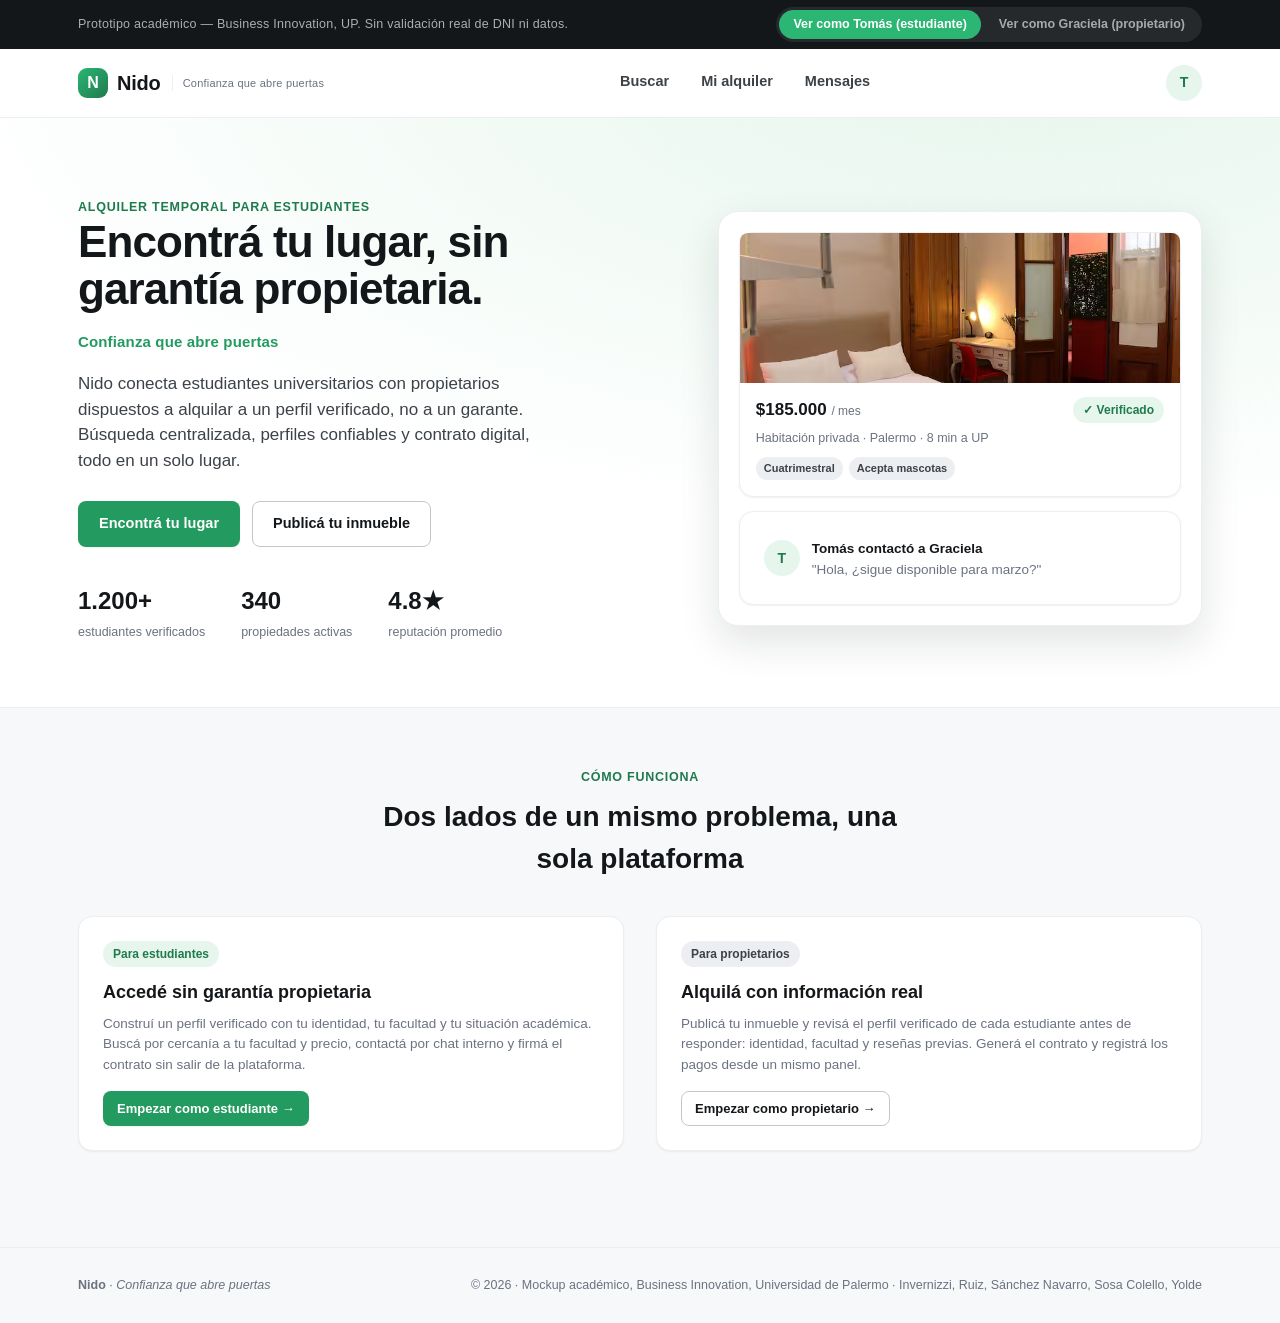
<file: index.html>
<!DOCTYPE html>
<html lang="es">
<head>
<meta charset="UTF-8">
<meta name="viewport" content="width=device-width, initial-scale=1.0">
<title>Nido — Encontrá tu lugar</title>
<link rel="stylesheet" href="css/styles.css">
</head>
<body data-page="landing">

<div id="demo-bar"></div>
<div id="site-header"></div>

<section class="hero">
  <div class="wrap">
    <div>
      <span class="eyebrow">Alquiler temporal para estudiantes</span>
      <h1>Encontrá tu lugar, sin garantía propietaria.</h1>
      <p class="tagline-hero">Confianza que abre puertas</p>
      <p class="lead">Nido conecta estudiantes universitarios con propietarios dispuestos a alquilar a un perfil verificado, no a un garante. Búsqueda centralizada, perfiles confiables y contrato digital, todo en un solo lugar.</p>
      <div class="cta-row">
        <a href="registro.html?rol=estudiante" class="btn btn-primary">Encontrá tu lugar</a>
        <a href="registro.html?rol=propietario" class="btn btn-secondary">Publicá tu inmueble</a>
      </div>
      <div class="stat-row">
        <div class="stat"><strong>1.200+</strong><span>estudiantes verificados</span></div>
        <div class="stat"><strong>340</strong><span>propiedades activas</span></div>
        <div class="stat"><strong>4.8★</strong><span>reputación promedio</span></div>
      </div>
    </div>
    <div class="hero-visual">
      <div class="card" style="margin-bottom:14px;">
        <div class="listing-card">
          <div class="thumb" data-img="assets/properties/palermo-habitacion.jpg">🏠</div>
          <div class="body">
            <div class="flex-between">
              <div class="price">$185.000 <span>/ mes</span></div>
              <span class="badge badge-verified">✓ Verificado</span>
            </div>
            <div class="meta">Habitación privada · Palermo · 8 min a UP</div>
            <div class="tags"><span class="tag">Cuatrimestral</span><span class="tag">Acepta mascotas</span></div>
          </div>
        </div>
      </div>
      <div class="card card-pad flex gap-12" style="align-items:center;">
        <div class="avatar">T</div>
        <div>
          <strong style="font-size:13.5px;">Tomás contactó a Graciela</strong>
          <div class="muted text-sm">"Hola, ¿sigue disponible para marzo?"</div>
        </div>
      </div>
    </div>
  </div>
</section>

<section class="section">
  <div class="wrap">
    <div class="text-center" style="max-width:560px;margin:0 auto 36px;">
      <span class="eyebrow">Cómo funciona</span>
      <h2 style="font-size:28px;margin-top:8px;">Dos lados de un mismo problema, una sola plataforma</h2>
    </div>
    <div class="grid-2">
      <div class="card card-pad">
        <span class="badge badge-verified" style="margin-bottom:12px;">Para estudiantes</span>
        <h3 style="font-size:18px;margin-bottom:8px;">Accedé sin garantía propietaria</h3>
        <p class="muted text-sm">Construí un perfil verificado con tu identidad, tu facultad y tu situación académica. Buscá por cercanía a tu facultad y precio, contactá por chat interno y firmá el contrato sin salir de la plataforma.</p>
        <a href="registro.html?rol=estudiante" class="btn btn-primary btn-sm" style="margin-top:16px;">Empezar como estudiante →</a>
      </div>
      <div class="card card-pad">
        <span class="badge badge-muted" style="margin-bottom:12px;">Para propietarios</span>
        <h3 style="font-size:18px;margin-bottom:8px;">Alquilá con información real</h3>
        <p class="muted text-sm">Publicá tu inmueble y revisá el perfil verificado de cada estudiante antes de responder: identidad, facultad y reseñas previas. Generá el contrato y registrá los pagos desde un mismo panel.</p>
        <a href="registro.html?rol=propietario" class="btn btn-secondary btn-sm" style="margin-top:16px;">Empezar como propietario →</a>
      </div>
    </div>
  </div>
</section>

<div id="site-footer"></div>
<script src="js/app.js"></script>
</body>
</html>
</file>
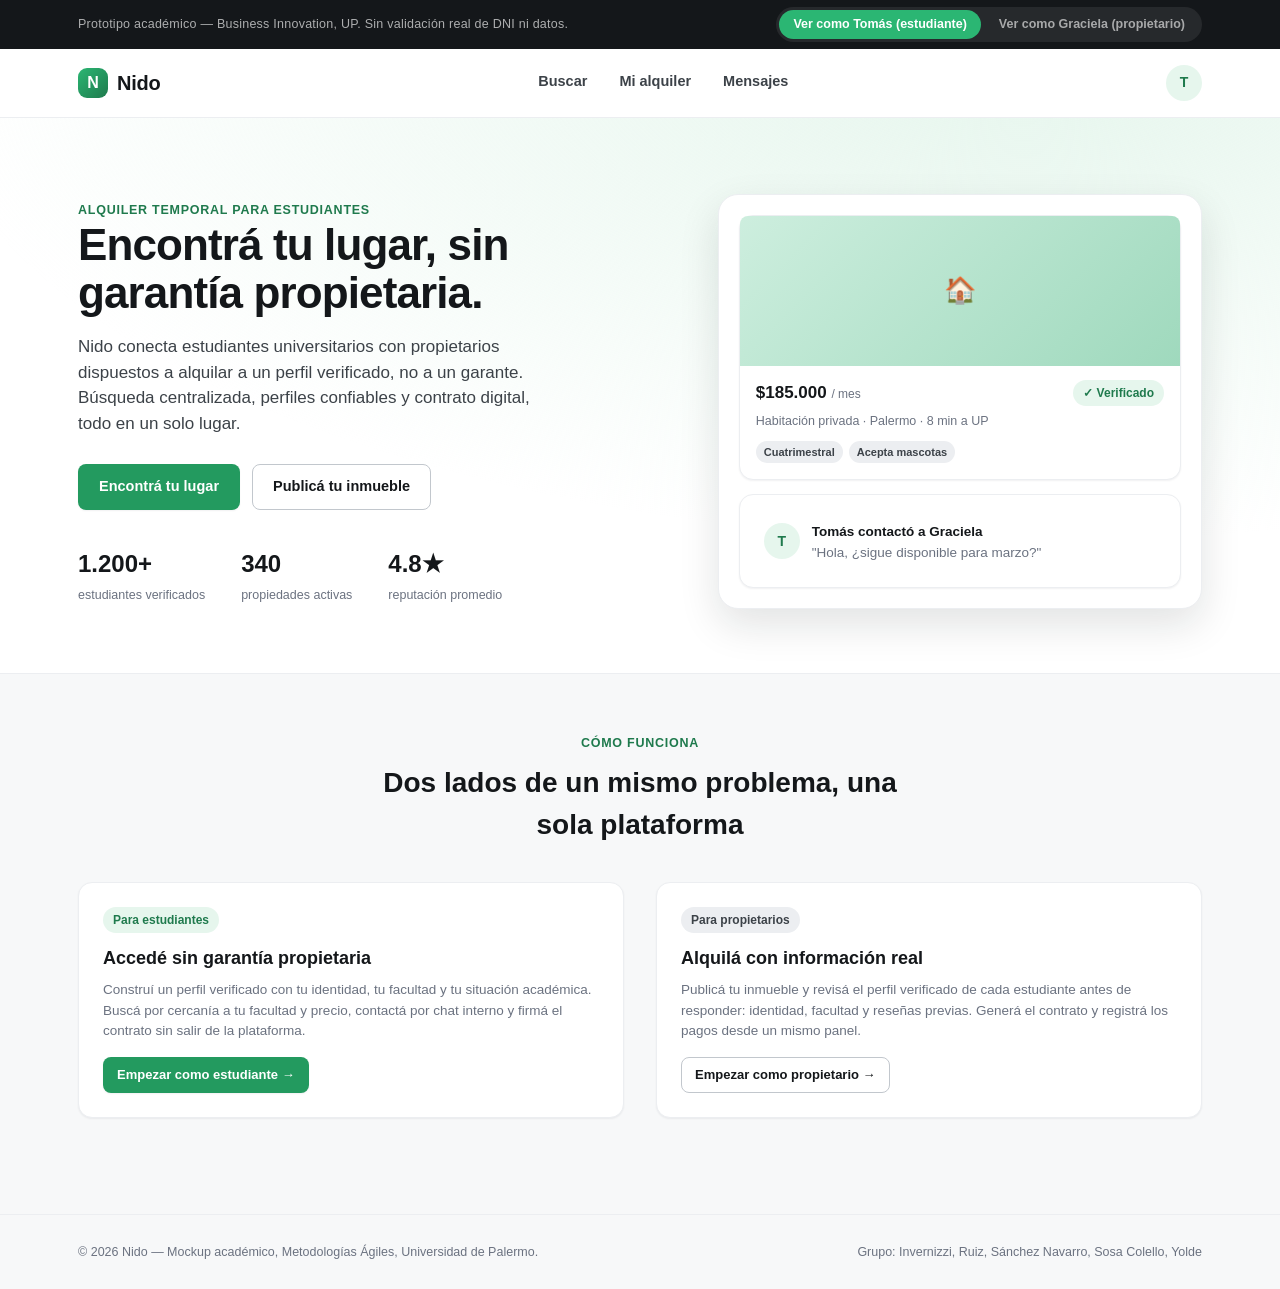
<file: nido-mockup/index.html>
<!DOCTYPE html>
<html lang="es">
<head>
<meta charset="UTF-8">
<meta name="viewport" content="width=device-width, initial-scale=1.0">
<title>Nido — Encontrá tu lugar</title>
<link rel="stylesheet" href="css/styles.css">
</head>
<body data-page="landing">

<div id="demo-bar"></div>
<div id="site-header"></div>

<section class="hero">
  <div class="wrap">
    <div>
      <span class="eyebrow">Alquiler temporal para estudiantes</span>
      <h1>Encontrá tu lugar, sin garantía propietaria.</h1>
      <p class="lead">Nido conecta estudiantes universitarios con propietarios dispuestos a alquilar a un perfil verificado, no a un garante. Búsqueda centralizada, perfiles confiables y contrato digital, todo en un solo lugar.</p>
      <div class="cta-row">
        <a href="registro.html?rol=estudiante" class="btn btn-primary">Encontrá tu lugar</a>
        <a href="registro.html?rol=propietario" class="btn btn-secondary">Publicá tu inmueble</a>
      </div>
      <div class="stat-row">
        <div class="stat"><strong>1.200+</strong><span>estudiantes verificados</span></div>
        <div class="stat"><strong>340</strong><span>propiedades activas</span></div>
        <div class="stat"><strong>4.8★</strong><span>reputación promedio</span></div>
      </div>
    </div>
    <div class="hero-visual">
      <div class="card" style="margin-bottom:14px;">
        <div class="listing-card">
          <div class="thumb">🏠</div>
          <div class="body">
            <div class="flex-between">
              <div class="price">$185.000 <span>/ mes</span></div>
              <span class="badge badge-verified">✓ Verificado</span>
            </div>
            <div class="meta">Habitación privada · Palermo · 8 min a UP</div>
            <div class="tags"><span class="tag">Cuatrimestral</span><span class="tag">Acepta mascotas</span></div>
          </div>
        </div>
      </div>
      <div class="card card-pad flex gap-12" style="align-items:center;">
        <div class="avatar">T</div>
        <div>
          <strong style="font-size:13.5px;">Tomás contactó a Graciela</strong>
          <div class="muted text-sm">"Hola, ¿sigue disponible para marzo?"</div>
        </div>
      </div>
    </div>
  </div>
</section>

<section class="section">
  <div class="wrap">
    <div class="text-center" style="max-width:560px;margin:0 auto 36px;">
      <span class="eyebrow">Cómo funciona</span>
      <h2 style="font-size:28px;margin-top:8px;">Dos lados de un mismo problema, una sola plataforma</h2>
    </div>
    <div class="grid-2">
      <div class="card card-pad">
        <span class="badge badge-verified" style="margin-bottom:12px;">Para estudiantes</span>
        <h3 style="font-size:18px;margin-bottom:8px;">Accedé sin garantía propietaria</h3>
        <p class="muted text-sm">Construí un perfil verificado con tu identidad, tu facultad y tu situación académica. Buscá por cercanía a tu facultad y precio, contactá por chat interno y firmá el contrato sin salir de la plataforma.</p>
        <a href="registro.html?rol=estudiante" class="btn btn-primary btn-sm" style="margin-top:16px;">Empezar como estudiante →</a>
      </div>
      <div class="card card-pad">
        <span class="badge badge-muted" style="margin-bottom:12px;">Para propietarios</span>
        <h3 style="font-size:18px;margin-bottom:8px;">Alquilá con información real</h3>
        <p class="muted text-sm">Publicá tu inmueble y revisá el perfil verificado de cada estudiante antes de responder: identidad, facultad y reseñas previas. Generá el contrato y registrá los pagos desde un mismo panel.</p>
        <a href="registro.html?rol=propietario" class="btn btn-secondary btn-sm" style="margin-top:16px;">Empezar como propietario →</a>
      </div>
    </div>
  </div>
</section>

<div id="site-footer"></div>
<script src="js/app.js"></script>
</body>
</html>
</file>
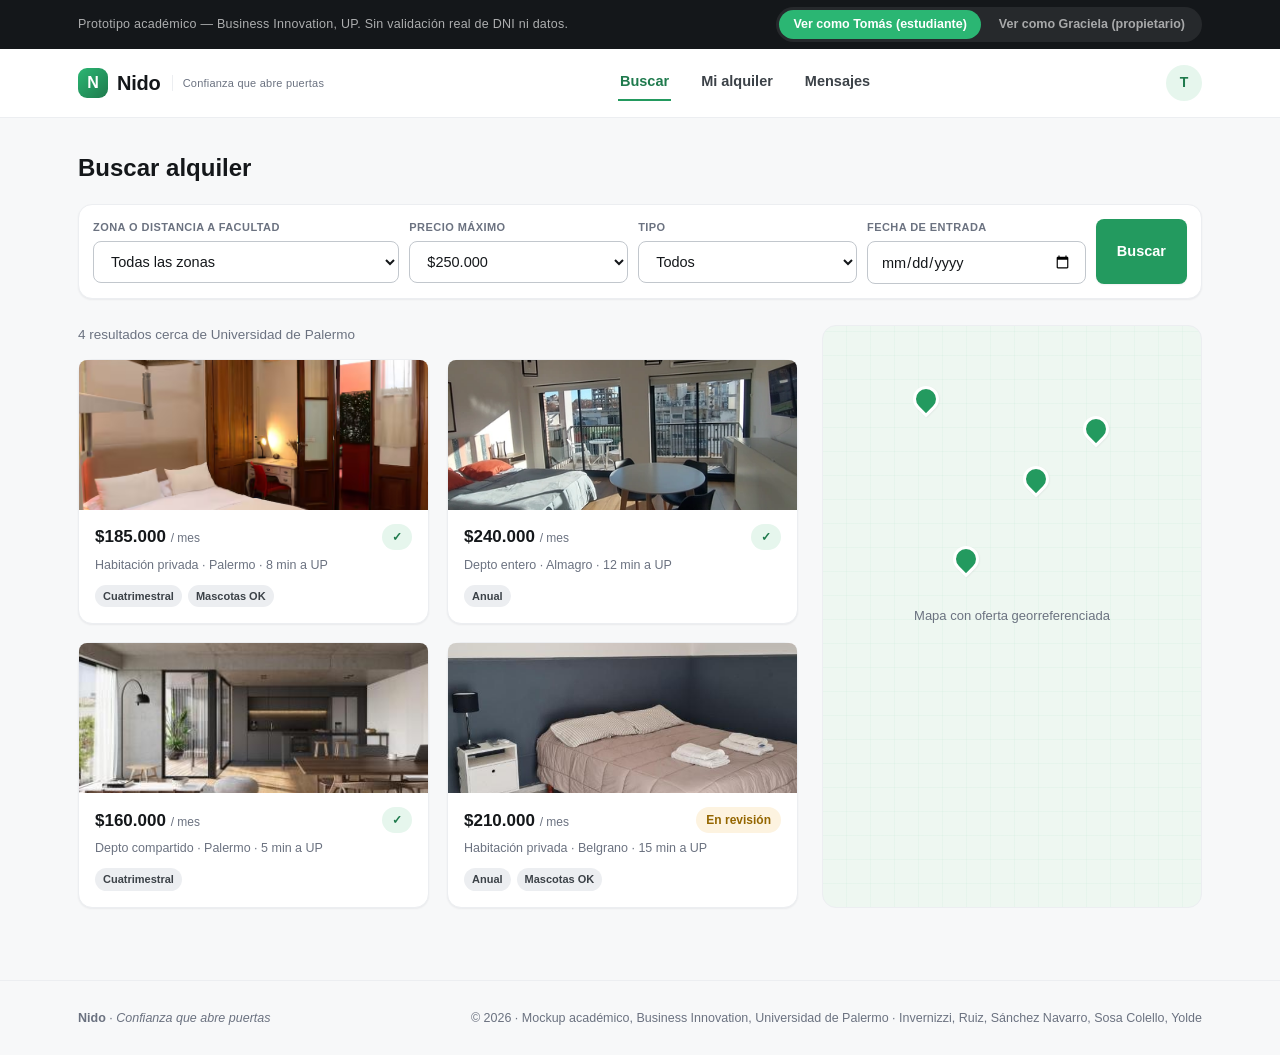
<file: busqueda.html>
<!DOCTYPE html>
<html lang="es">
<head>
<meta charset="UTF-8">
<meta name="viewport" content="width=device-width, initial-scale=1.0">
<title>Buscar alquiler — Nido</title>
<link rel="stylesheet" href="css/styles.css">
</head>
<body data-page="busqueda.html">

<div id="demo-bar"></div>
<div id="site-header"></div>

<section class="section-tight">
  <div class="wrap">
    <h2 style="font-size:24px;margin-bottom:18px;">Buscar alquiler</h2>

    <div class="search-bar" data-filters>
      <div class="field">
        <label>Zona o distancia a facultad</label>
        <select name="zone">
          <option value="todas">Todas las zonas</option>
          <option value="palermo">Palermo</option>
          <option value="almagro">Almagro</option>
          <option value="belgrano">Belgrano</option>
        </select>
      </div>
      <div class="field">
        <label>Precio máximo</label>
        <select name="price">
          <option value="250000">$250.000</option>
          <option value="200000">$200.000</option>
          <option value="150000">$150.000</option>
        </select>
      </div>
      <div class="field">
        <label>Tipo</label>
        <select name="type">
          <option value="todos">Todos</option>
          <option value="habitacion">Habitación</option>
          <option value="compartido">Depto compartido</option>
          <option value="entero">Depto entero</option>
        </select>
      </div>
      <div class="field">
        <label>Fecha de entrada</label>
        <input type="date">
      </div>
      <button class="btn btn-primary">Buscar</button>
    </div>

    <div class="results-layout">
      <div>
        <p class="muted text-sm" data-results-count style="margin-bottom:14px;">4 resultados cerca de Universidad de Palermo</p>
        <div class="listing-grid">

          <a href="ficha.html" class="card card-hover listing-card" data-price="185000" data-zone="palermo" data-type="habitacion">
            <div class="thumb" data-img="assets/properties/palermo-habitacion.jpg">🏠</div>
            <div class="body">
              <div class="flex-between">
                <div class="price">$185.000 <span>/ mes</span></div>
                <span class="badge badge-verified">✓</span>
              </div>
              <div class="meta">Habitación privada · Palermo · 8 min a UP</div>
              <div class="tags"><span class="tag">Cuatrimestral</span><span class="tag">Mascotas OK</span></div>
            </div>
          </a>

          <a href="ficha.html" class="card card-hover listing-card" data-price="240000" data-zone="almagro" data-type="entero">
            <div class="thumb" data-img="assets/properties/almagro-depto.jpg">🏢</div>
            <div class="body">
              <div class="flex-between">
                <div class="price">$240.000 <span>/ mes</span></div>
                <span class="badge badge-verified">✓</span>
              </div>
              <div class="meta">Depto entero · Almagro · 12 min a UP</div>
              <div class="tags"><span class="tag">Anual</span></div>
            </div>
          </a>

          <a href="ficha.html" class="card card-hover listing-card" data-price="160000" data-zone="palermo" data-type="compartido">
            <div class="thumb" data-img="assets/properties/palermo-compartido.jpg">🛏️</div>
            <div class="body">
              <div class="flex-between">
                <div class="price">$160.000 <span>/ mes</span></div>
                <span class="badge badge-verified">✓</span>
              </div>
              <div class="meta">Depto compartido · Palermo · 5 min a UP</div>
              <div class="tags"><span class="tag">Cuatrimestral</span></div>
            </div>
          </a>

          <a href="ficha.html" class="card card-hover listing-card" data-price="210000" data-zone="belgrano" data-type="habitacion">
            <div class="thumb" data-img="assets/properties/belgrano-habitacion.jpg">🏡</div>
            <div class="body">
              <div class="flex-between">
                <div class="price">$210.000 <span>/ mes</span></div>
                <span class="badge badge-pending">En revisión</span>
              </div>
              <div class="meta">Habitación privada · Belgrano · 15 min a UP</div>
              <div class="tags"><span class="tag">Anual</span><span class="tag">Mascotas OK</span></div>
            </div>
          </a>

        </div>
      </div>

      <div class="map-placeholder">
        <div class="pin" style="top:60px;left:90px;"></div>
        <div class="pin" style="top:140px;left:200px;"></div>
        <div class="pin" style="top:220px;left:130px;"></div>
        <div class="pin" style="top:90px;left:260px;"></div>
        Mapa con oferta georreferenciada
      </div>
    </div>
  </div>
</section>

<div id="site-footer"></div>
<script src="js/app.js"></script>
</body>
</html>
</file>
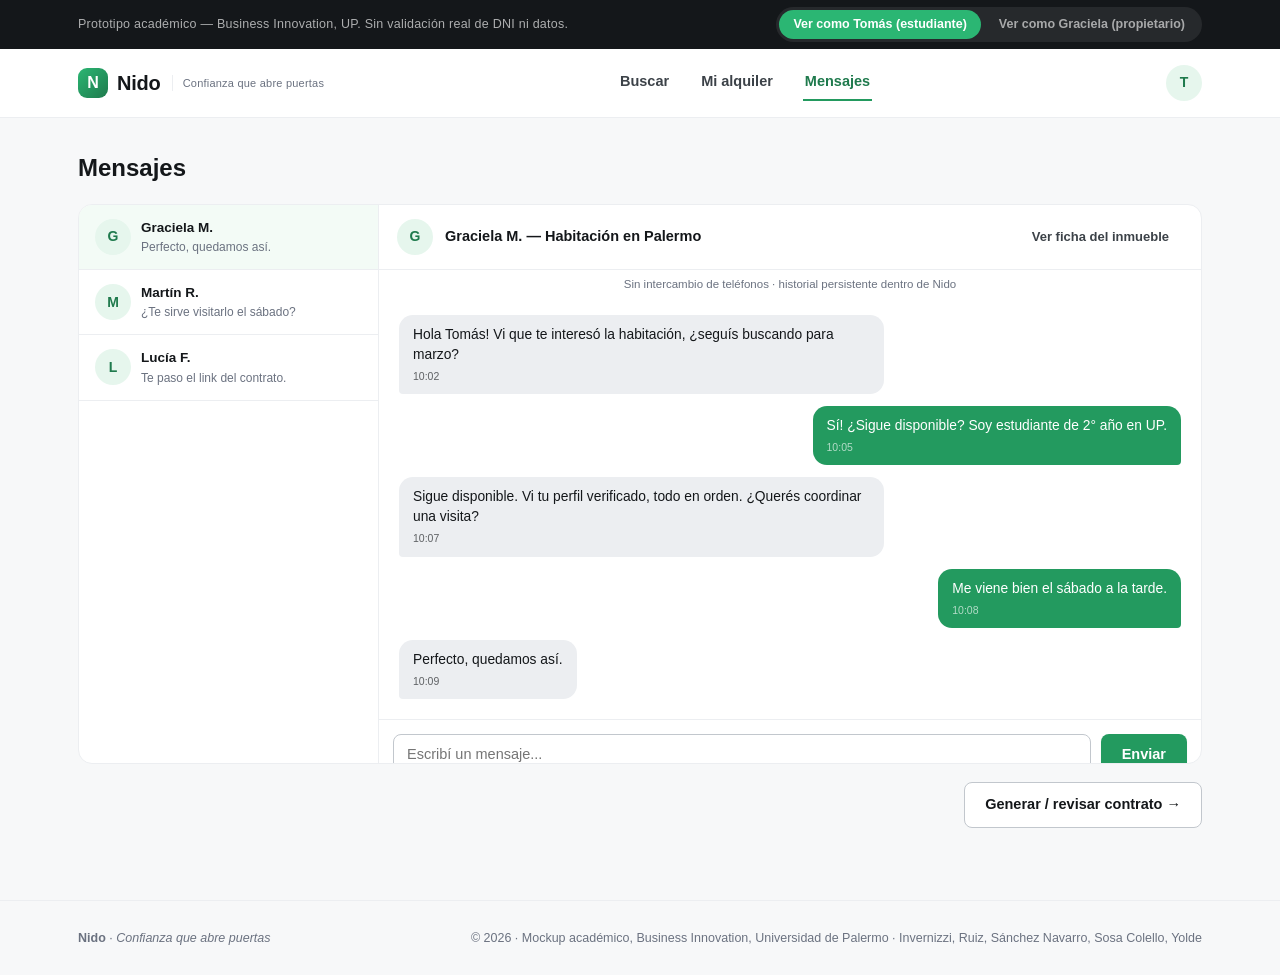
<file: chat.html>
<!DOCTYPE html>
<html lang="es">
<head>
<meta charset="UTF-8">
<meta name="viewport" content="width=device-width, initial-scale=1.0">
<title>Mensajes — Nido</title>
<link rel="stylesheet" href="css/styles.css">
</head>
<body data-page="chat.html">

<div id="demo-bar"></div>
<div id="site-header"></div>

<section class="section-tight">
  <div class="wrap">
    <h2 style="font-size:24px;margin-bottom:18px;">Mensajes</h2>

    <div class="chat-shell">
      <div class="chat-list" id="chat-list"><!-- rendered by renderChatList() in js/app.js --></div>

      <div class="chat-main">
        <div class="chat-head">
          <div class="avatar">G</div>
          <div class="who"><strong>Graciela M. — Habitación en Palermo</strong></div>
          <div style="margin-left:auto;">
            <a href="ficha.html" class="btn btn-ghost btn-sm">Ver ficha del inmueble</a>
          </div>
        </div>
        <div class="chat-notice">Sin intercambio de teléfonos · historial persistente dentro de Nido</div>
        <div class="chat-body"><!-- rendered by renderThread() in js/app.js --></div>
        <form id="chat-send" class="chat-input">
          <input type="text" placeholder="Escribí un mensaje...">
          <button type="submit" class="btn btn-primary">Enviar</button>
        </form>
      </div>
    </div>

    <div class="flex" style="justify-content:flex-end;margin-top:18px;">
      <a href="contrato.html" class="btn btn-secondary">Generar / revisar contrato →</a>
    </div>
  </div>
</section>

<div id="site-footer"></div>
<script src="js/app.js"></script>
</body>
</html>
</file>
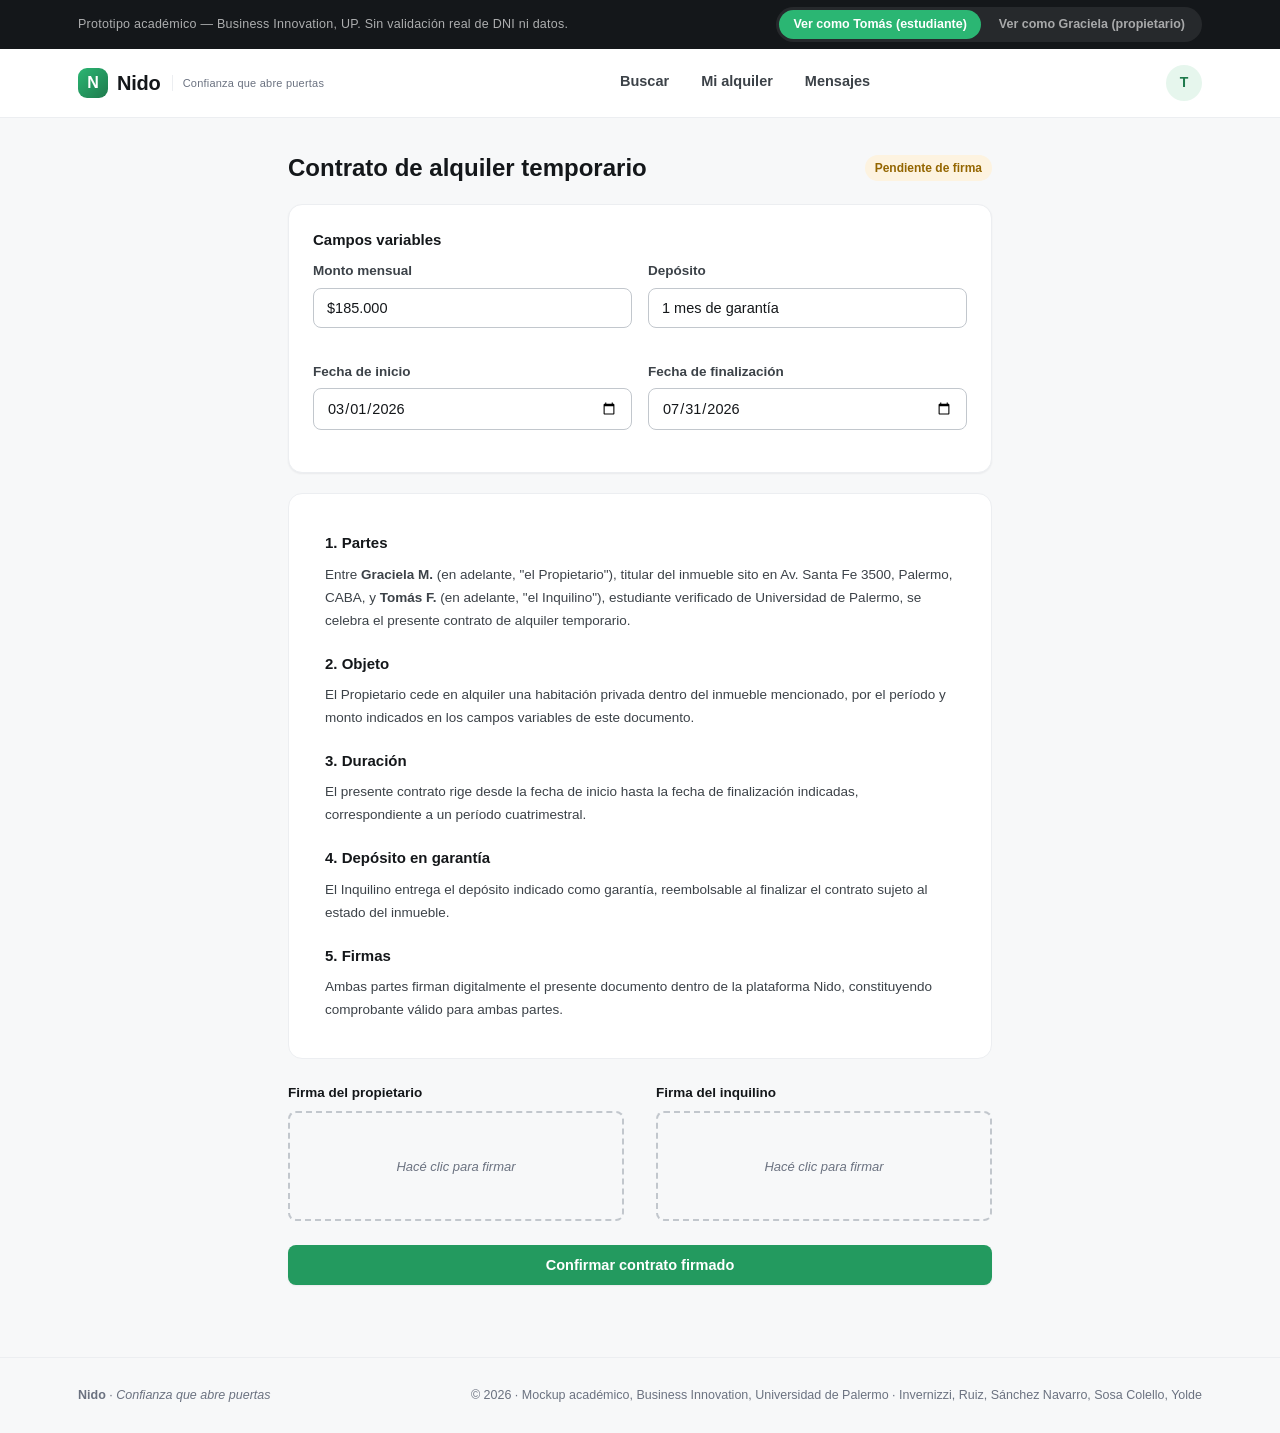
<file: contrato.html>
<!DOCTYPE html>
<html lang="es">
<head>
<meta charset="UTF-8">
<meta name="viewport" content="width=device-width, initial-scale=1.0">
<title>Contrato — Nido</title>
<link rel="stylesheet" href="css/styles.css">
</head>
<body data-page="contrato.html">

<div id="demo-bar"></div>
<div id="site-header"></div>

<section class="section-tight">
  <div class="wrap" style="max-width:760px;">
    <div class="flex-between" style="margin-bottom:18px;">
      <h2 style="font-size:24px;">Contrato de alquiler temporario</h2>
      <span class="badge badge-pending">Pendiente de firma</span>
    </div>

    <div class="card card-pad" style="margin-bottom:20px;">
      <h3 style="font-size:15px;margin-bottom:10px;margin-top:0;">Campos variables</h3>
      <div class="grid-2" style="gap:16px;">
        <div class="field"><label>Monto mensual</label><input type="text" value="$185.000"></div>
        <div class="field"><label>Depósito</label><input type="text" value="1 mes de garantía"></div>
        <div class="field"><label>Fecha de inicio</label><input type="date" value="2026-03-01"></div>
        <div class="field"><label>Fecha de finalización</label><input type="date" value="2026-07-31"></div>
      </div>
    </div>

    <div class="contract-doc" style="margin-bottom:24px;">
      <h3>1. Partes</h3>
      <p>Entre <strong>Graciela M.</strong> (en adelante, "el Propietario"), titular del inmueble sito en Av. Santa Fe 3500, Palermo, CABA, y <strong>Tomás F.</strong> (en adelante, "el Inquilino"), estudiante verificado de Universidad de Palermo, se celebra el presente contrato de alquiler temporario.</p>
      <h3>2. Objeto</h3>
      <p>El Propietario cede en alquiler una habitación privada dentro del inmueble mencionado, por el período y monto indicados en los campos variables de este documento.</p>
      <h3>3. Duración</h3>
      <p>El presente contrato rige desde la fecha de inicio hasta la fecha de finalización indicadas, correspondiente a un período cuatrimestral.</p>
      <h3>4. Depósito en garantía</h3>
      <p>El Inquilino entrega el depósito indicado como garantía, reembolsable al finalizar el contrato sujeto al estado del inmueble.</p>
      <h3>5. Firmas</h3>
      <p>Ambas partes firman digitalmente el presente documento dentro de la plataforma Nido, constituyendo comprobante válido para ambas partes.</p>
    </div>

    <div class="grid-2" style="margin-bottom:24px;">
      <div>
        <p class="text-sm" style="font-weight:700;margin-bottom:8px;">Firma del propietario</p>
        <div class="sign-pad" data-signature="Graciela M.">Hacé clic para firmar</div>
      </div>
      <div>
        <p class="text-sm" style="font-weight:700;margin-bottom:8px;">Firma del inquilino</p>
        <div class="sign-pad" data-signature="Tomás F.">Hacé clic para firmar</div>
      </div>
    </div>

    <button class="btn btn-primary btn-block" data-finish-contract disabled id="finish-btn">Confirmar contrato firmado</button>
  </div>
</section>

<div id="site-footer"></div>
<script src="js/app.js"></script>
<script>
  document.getElementById('finish-btn').addEventListener('click', () => {
    if (document.getElementById('finish-btn').disabled) return;
    toast('Contrato firmado — comprobante disponible para ambas partes');
    setTimeout(() => {
      const role = localStorage.getItem('nido-role') || 'estudiante';
      window.location.href = role === 'estudiante' ? 'dashboard-estudiante.html' : 'dashboard-propietario.html';
    }, 900);
  });
  // re-check button state after sign pads load (app.js initSignPad runs on DOMContentLoaded too)
  document.addEventListener('DOMContentLoaded', () => {
    document.querySelectorAll('.sign-pad').forEach(p => p.addEventListener('click', () => {
      const all = document.querySelectorAll('.sign-pad');
      document.getElementById('finish-btn').disabled = ![...all].every(x => x.classList.contains('signed'));
    }));
  });
</script>
</body>
</html>
</file>
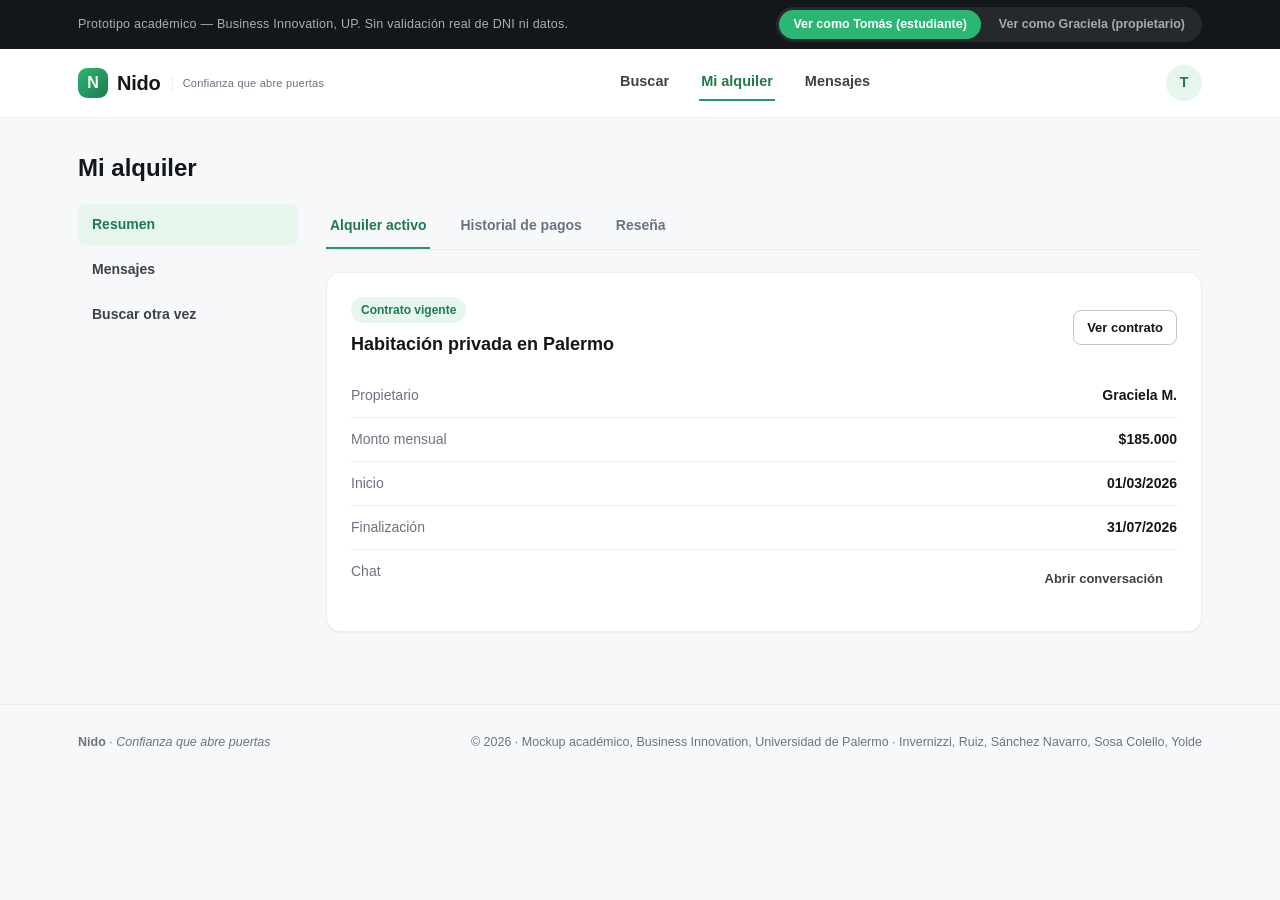
<file: dashboard-estudiante.html>
<!DOCTYPE html>
<html lang="es">
<head>
<meta charset="UTF-8">
<meta name="viewport" content="width=device-width, initial-scale=1.0">
<title>Mi alquiler — Nido</title>
<link rel="stylesheet" href="css/styles.css">
</head>
<body data-page="dashboard-estudiante.html">

<div id="demo-bar"></div>
<div id="site-header"></div>

<section class="section-tight">
  <div class="wrap">
    <h2 style="font-size:24px;margin-bottom:18px;">Mi alquiler</h2>

    <div class="dash-layout">
      <nav class="dash-nav">
        <a href="#" class="active">Resumen</a>
        <a href="chat.html">Mensajes</a>
        <a href="busqueda.html">Buscar otra vez</a>
      </nav>

      <div>
        <div data-tabs>
          <div class="tabs">
            <div class="tab active" data-tab="activo">Alquiler activo</div>
            <div class="tab" data-tab="pagos">Historial de pagos</div>
            <div class="tab" data-tab="reseña">Reseña</div>
          </div>

          <div class="tab-panel active" data-panel="activo">
            <div class="card card-pad">
              <div class="flex-between" style="margin-bottom:16px;">
                <div>
                  <span class="badge badge-verified">Contrato vigente</span>
                  <h3 style="font-size:18px;margin-top:8px;">Habitación privada en Palermo</h3>
                </div>
                <a href="contrato.html" class="btn btn-secondary btn-sm">Ver contrato</a>
              </div>
              <div class="detail-row"><span class="k">Propietario</span><span class="v">Graciela M.</span></div>
              <div class="detail-row"><span class="k">Monto mensual</span><span class="v">$185.000</span></div>
              <div class="detail-row"><span class="k">Inicio</span><span class="v">01/03/2026</span></div>
              <div class="detail-row"><span class="k">Finalización</span><span class="v">31/07/2026</span></div>
              <div class="detail-row"><span class="k">Chat</span><span class="v"><a href="chat.html" class="btn btn-ghost btn-sm">Abrir conversación</a></span></div>
            </div>
          </div>

          <div class="tab-panel" data-panel="pagos">
            <div class="card card-pad">
              <table class="simple">
                <thead><tr><th>Período</th><th>Monto</th><th>Estado</th></tr></thead>
                <tbody>
                  <tr><td>Marzo 2026</td><td>$185.000</td><td><span class="badge badge-verified">Pagado</span></td></tr>
                  <tr><td>Abril 2026</td><td>$185.000</td><td><span class="badge badge-verified">Pagado</span></td></tr>
                  <tr><td>Mayo 2026</td><td>$185.000</td><td><span class="badge badge-pending">Pendiente</span></td></tr>
                </tbody>
              </table>
            </div>
          </div>

          <div class="tab-panel" data-panel="reseña">
            <div class="card card-pad">
              <p class="text-sm muted" style="margin-bottom:14px;">El contrato vence el 31/07/2026. Cuando finalice, vas a poder calificar a Graciela.</p>
              <div class="flex gap-8" style="margin-bottom:14px;font-size:22px;color:var(--ink-300);">★★★★★</div>
              <textarea placeholder="Contá cómo fue tu experiencia con el propietario..." disabled></textarea>
              <button class="btn btn-secondary" style="margin-top:12px;" disabled>Disponible al finalizar el contrato</button>
            </div>
          </div>
        </div>
      </div>
    </div>
  </div>
</section>

<div id="site-footer"></div>
<script src="js/app.js"></script>
</body>
</html>
</file>
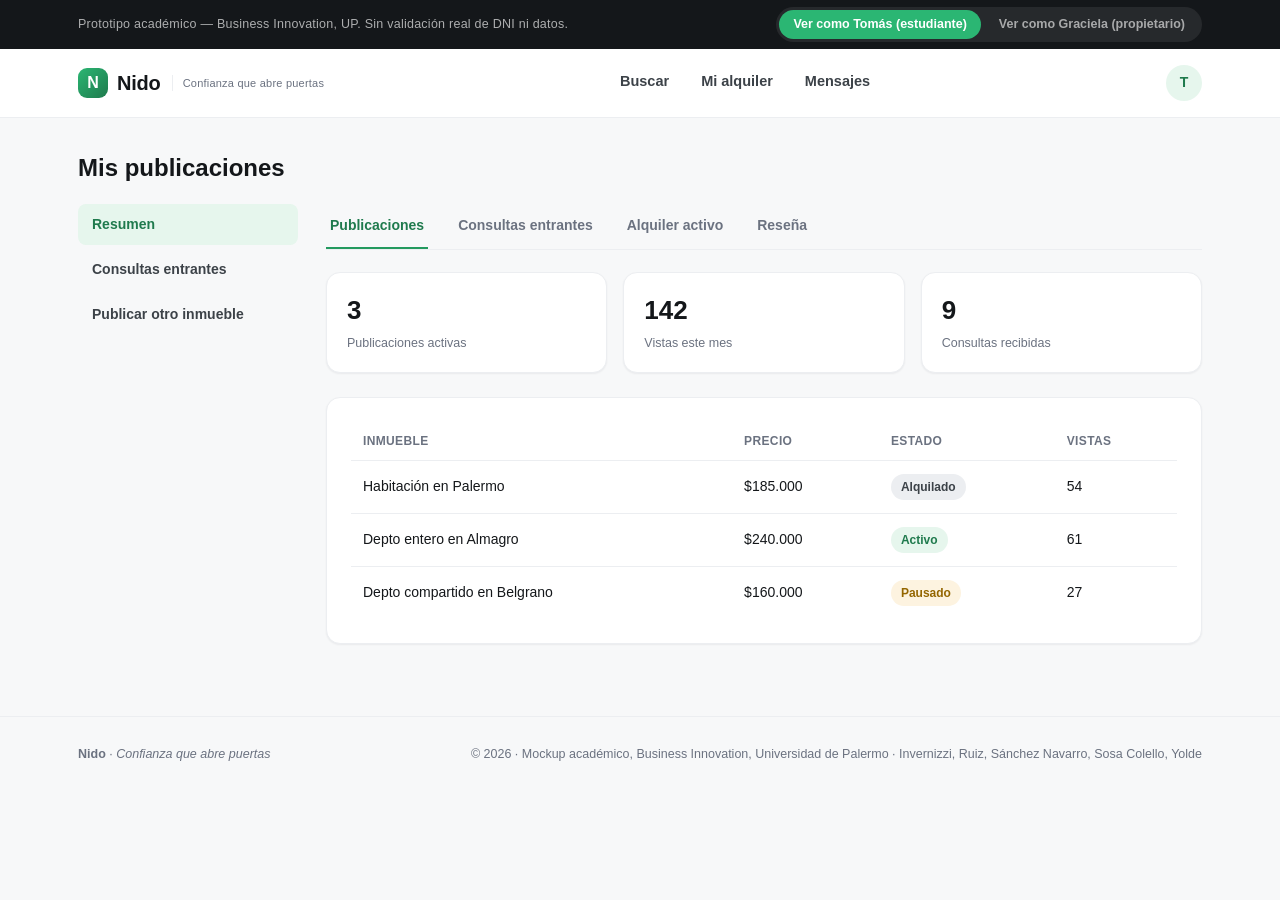
<file: dashboard-propietario.html>
<!DOCTYPE html>
<html lang="es">
<head>
<meta charset="UTF-8">
<meta name="viewport" content="width=device-width, initial-scale=1.0">
<title>Mis publicaciones — Nido</title>
<link rel="stylesheet" href="css/styles.css">
</head>
<body data-page="dashboard-propietario.html">

<div id="demo-bar"></div>
<div id="site-header"></div>

<section class="section-tight">
  <div class="wrap">
    <h2 style="font-size:24px;margin-bottom:18px;">Mis publicaciones</h2>

    <div class="dash-layout">
      <nav class="dash-nav">
        <a href="#" class="active">Resumen</a>
        <a href="chat.html">Consultas entrantes</a>
        <a href="perfil-propietario.html">Publicar otro inmueble</a>
      </nav>

      <div>
        <div data-tabs>
          <div class="tabs">
            <div class="tab active" data-tab="publicaciones">Publicaciones</div>
            <div class="tab" data-tab="consultas">Consultas entrantes</div>
            <div class="tab" data-tab="activo">Alquiler activo</div>
            <div class="tab" data-tab="reseña">Reseña</div>
          </div>

          <div class="tab-panel active" data-panel="publicaciones">
            <div class="metric-row">
              <div class="card metric"><strong>3</strong><span>Publicaciones activas</span></div>
              <div class="card metric"><strong>142</strong><span>Vistas este mes</span></div>
              <div class="card metric"><strong>9</strong><span>Consultas recibidas</span></div>
            </div>
            <div class="card card-pad">
              <table class="simple">
                <thead><tr><th>Inmueble</th><th>Precio</th><th>Estado</th><th>Vistas</th></tr></thead>
                <tbody>
                  <tr><td>Habitación en Palermo</td><td>$185.000</td><td><span class="badge badge-muted">Alquilado</span></td><td>54</td></tr>
                  <tr><td>Depto entero en Almagro</td><td>$240.000</td><td><span class="badge badge-verified">Activo</span></td><td>61</td></tr>
                  <tr><td>Depto compartido en Belgrano</td><td>$160.000</td><td><span class="badge badge-pending">Pausado</span></td><td>27</td></tr>
                </tbody>
              </table>
            </div>
          </div>

          <div class="tab-panel" data-panel="consultas">
            <div class="card card-pad">
              <p class="text-sm muted" style="margin-bottom:14px;">Cada consulta muestra el perfil verificado del estudiante antes de responder.</p>
              <div class="flex gap-12" style="align-items:center;padding:12px 0;border-bottom:1px solid var(--ink-100);">
                <div class="avatar">T</div>
                <div style="flex:1;">
                  <strong style="font-size:14px;">Tomás F.</strong>
                  <div class="text-sm muted">UP · Negocios Digitales, 2° año · <span class="badge badge-verified">✓ Verificado</span></div>
                </div>
                <a href="chat.html" class="btn btn-secondary btn-sm">Ver conversación</a>
              </div>
              <div class="flex gap-12" style="align-items:center;padding:12px 0;border-bottom:1px solid var(--ink-100);">
                <div class="avatar">S</div>
                <div style="flex:1;">
                  <strong style="font-size:14px;">Sofía A.</strong>
                  <div class="text-sm muted">UP · Diseño, 1° año · <span class="badge badge-verified">✓ Verificado</span></div>
                </div>
                <a href="chat.html" class="btn btn-secondary btn-sm">Ver conversación</a>
              </div>
              <div class="flex gap-12" style="align-items:center;padding:12px 0;">
                <div class="avatar">B</div>
                <div style="flex:1;">
                  <strong style="font-size:14px;">Bruno S.</strong>
                  <div class="text-sm muted">UBA · Ingeniería, 3° año · <span class="badge badge-verified">✓ Verificado</span></div>
                </div>
                <a href="chat.html" class="btn btn-secondary btn-sm">Ver conversación</a>
              </div>
            </div>
          </div>

          <div class="tab-panel" data-panel="activo">
            <div class="card card-pad">
              <span class="badge badge-verified">Contrato vigente</span>
              <h3 style="font-size:18px;margin:8px 0 16px;">Habitación en Palermo</h3>
              <div class="detail-row"><span class="k">Inquilino</span><span class="v">Tomás F.</span></div>
              <div class="detail-row"><span class="k">Monto mensual</span><span class="v">$185.000</span></div>
              <div class="detail-row"><span class="k">Pagos recibidos</span><span class="v">2 de 5</span></div>
              <div class="detail-row"><span class="k">Chat</span><span class="v"><a href="chat.html" class="btn btn-ghost btn-sm">Abrir conversación</a></span></div>
            </div>
          </div>

          <div class="tab-panel" data-panel="reseña">
            <div class="card card-pad">
              <p class="text-sm muted" style="margin-bottom:14px;">El contrato con Tomás vence el 31/07/2026. Al finalizar vas a poder calificarlo.</p>
              <div class="flex gap-8" style="margin-bottom:14px;font-size:22px;color:var(--ink-300);">★★★★★</div>
              <textarea placeholder="Contá cómo fue tu experiencia con el inquilino..." disabled></textarea>
              <button class="btn btn-secondary" style="margin-top:12px;" disabled>Disponible al finalizar el contrato</button>
            </div>
          </div>
        </div>
      </div>
    </div>
  </div>
</section>

<div id="site-footer"></div>
<script src="js/app.js"></script>
</body>
</html>
</file>
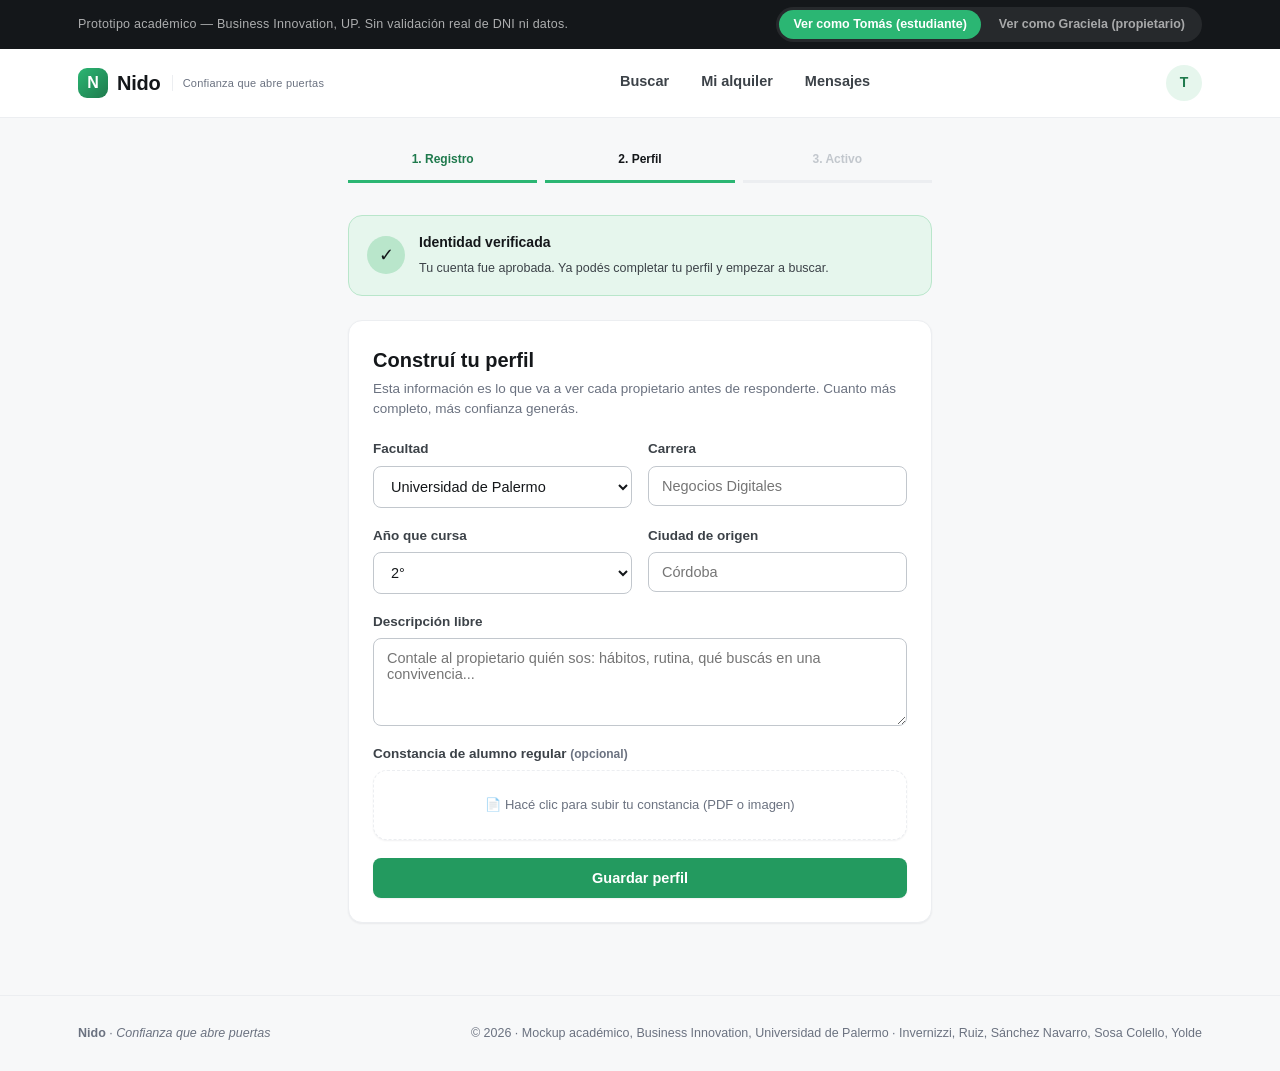
<file: perfil-estudiante.html>
<!DOCTYPE html>
<html lang="es">
<head>
<meta charset="UTF-8">
<meta name="viewport" content="width=device-width, initial-scale=1.0">
<title>Mi perfil — Nido</title>
<link rel="stylesheet" href="css/styles.css">
</head>
<body data-page="perfil-estudiante.html">

<div id="demo-bar"></div>
<div id="site-header"></div>

<section class="section-tight">
  <div class="wrap" style="max-width:640px;">
    <div class="steps">
      <div class="step done">1. Registro</div>
      <div class="step current">2. Perfil</div>
      <div class="step">3. Activo</div>
    </div>

    <div class="status-banner approved">
      <div class="dot">✓</div>
      <div>
        <strong>Identidad verificada</strong>
        <span class="sub">Tu cuenta fue aprobada. Ya podés completar tu perfil y empezar a buscar.</span>
      </div>
    </div>

    <div class="card card-pad">
      <h2 style="font-size:20px;margin-bottom:4px;">Construí tu perfil</h2>
      <p class="muted text-sm" style="margin-bottom:20px;">Esta información es lo que va a ver cada propietario antes de responderte. Cuanto más completo, más confianza generás.</p>

      <form id="profile-form">
        <div class="grid-2" style="gap:16px;">
          <div class="field">
            <label>Facultad</label>
            <select required>
              <option>Universidad de Palermo</option>
              <option>UBA</option>
              <option>UCA</option>
              <option>UTDT</option>
            </select>
          </div>
          <div class="field">
            <label>Carrera</label>
            <input type="text" placeholder="Negocios Digitales" required>
          </div>
        </div>
        <div class="grid-2" style="gap:16px;">
          <div class="field">
            <label>Año que cursa</label>
            <select required>
              <option>1°</option><option selected>2°</option><option>3°</option><option>4°</option><option>5°</option>
            </select>
          </div>
          <div class="field">
            <label>Ciudad de origen</label>
            <input type="text" placeholder="Córdoba" required>
          </div>
        </div>
        <div class="field">
          <label>Descripción libre</label>
          <textarea placeholder="Contale al propietario quién sos: hábitos, rutina, qué buscás en una convivencia..."></textarea>
        </div>
        <div class="field">
          <label>Constancia de alumno regular <span class="hint">(opcional)</span></label>
          <div class="card card-pad" style="border-style:dashed;text-align:center;color:var(--ink-500);font-size:13px;cursor:pointer;">
            📄 Hacé clic para subir tu constancia (PDF o imagen)
          </div>
        </div>
        <button type="submit" class="btn btn-primary btn-block">Guardar perfil</button>
      </form>
    </div>
  </div>
</section>

<div id="site-footer"></div>
<script src="js/app.js"></script>
<script>
  document.getElementById('profile-form').addEventListener('submit', e => {
    e.preventDefault();
    toast('Perfil guardado — visible para propietarios con badge "Verificado"');
    setTimeout(() => window.location.href = 'busqueda.html', 800);
  });
</script>
</body>
</html>
</file>
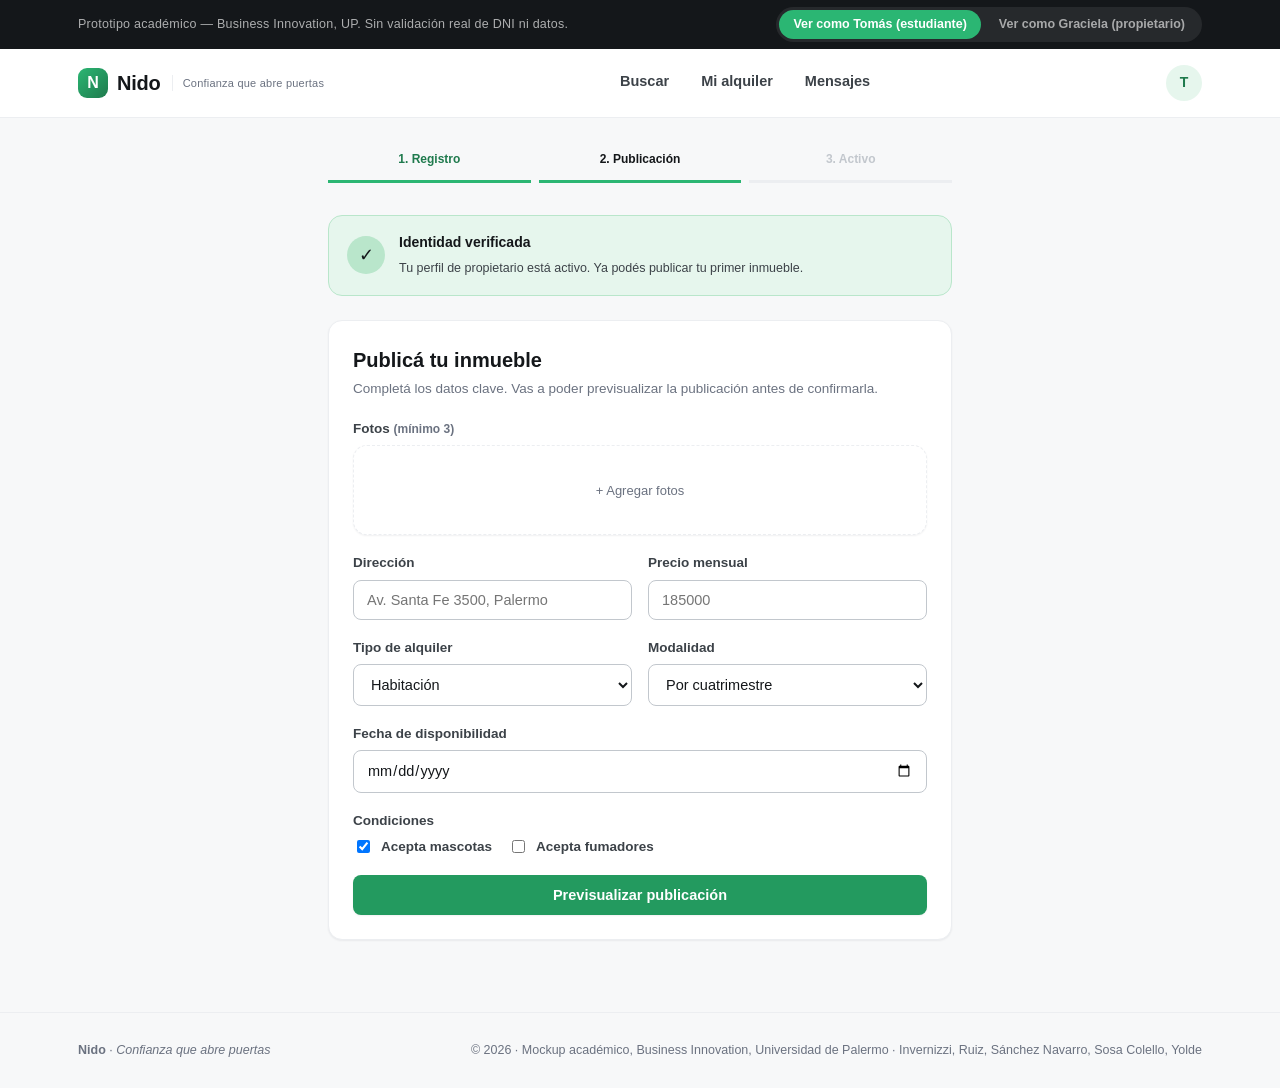
<file: perfil-propietario.html>
<!DOCTYPE html>
<html lang="es">
<head>
<meta charset="UTF-8">
<meta name="viewport" content="width=device-width, initial-scale=1.0">
<title>Publicar inmueble — Nido</title>
<link rel="stylesheet" href="css/styles.css">
</head>
<body data-page="perfil-propietario.html">

<div id="demo-bar"></div>
<div id="site-header"></div>

<section class="section-tight">
  <div class="wrap" style="max-width:680px;">
    <div class="steps">
      <div class="step done">1. Registro</div>
      <div class="step current">2. Publicación</div>
      <div class="step">3. Activo</div>
    </div>

    <div class="status-banner approved">
      <div class="dot">✓</div>
      <div>
        <strong>Identidad verificada</strong>
        <span class="sub">Tu perfil de propietario está activo. Ya podés publicar tu primer inmueble.</span>
      </div>
    </div>

    <div class="card card-pad">
      <h2 style="font-size:20px;margin-bottom:4px;">Publicá tu inmueble</h2>
      <p class="muted text-sm" style="margin-bottom:20px;">Completá los datos clave. Vas a poder previsualizar la publicación antes de confirmarla.</p>

      <form id="listing-form">
        <div class="field">
          <label>Fotos <span class="hint">(mínimo 3)</span></label>
          <div class="flex gap-12">
            <div class="card card-pad" style="border-style:dashed;flex:1;text-align:center;color:var(--ink-500);font-size:13px;height:90px;display:flex;align-items:center;justify-content:center;cursor:pointer;">+ Agregar fotos</div>
          </div>
        </div>
        <div class="grid-2" style="gap:16px;">
          <div class="field">
            <label>Dirección</label>
            <input type="text" placeholder="Av. Santa Fe 3500, Palermo" required>
          </div>
          <div class="field">
            <label>Precio mensual</label>
            <input type="number" placeholder="185000" required>
          </div>
        </div>
        <div class="grid-2" style="gap:16px;">
          <div class="field">
            <label>Tipo de alquiler</label>
            <select required>
              <option>Habitación</option>
              <option>Depto compartido</option>
              <option>Depto entero</option>
            </select>
          </div>
          <div class="field">
            <label>Modalidad</label>
            <select required>
              <option>Por cuatrimestre</option>
              <option>Por año</option>
            </select>
          </div>
        </div>
        <div class="field">
          <label>Fecha de disponibilidad</label>
          <input type="date" required>
        </div>
        <div class="field">
          <label>Condiciones</label>
          <div class="flex gap-16">
            <label class="checkbox-row"><input type="checkbox" checked> Acepta mascotas</label>
            <label class="checkbox-row"><input type="checkbox"> Acepta fumadores</label>
          </div>
        </div>
        <button type="submit" class="btn btn-primary btn-block">Previsualizar publicación</button>
      </form>
    </div>
  </div>
</section>

<div id="site-footer"></div>
<script src="js/app.js"></script>
<script>
  document.getElementById('listing-form').addEventListener('submit', e => {
    e.preventDefault();
    toast('Publicación creada — activa y visible para estudiantes');
    setTimeout(() => window.location.href = 'dashboard-propietario.html', 800);
  });
</script>
</body>
</html>
</file>
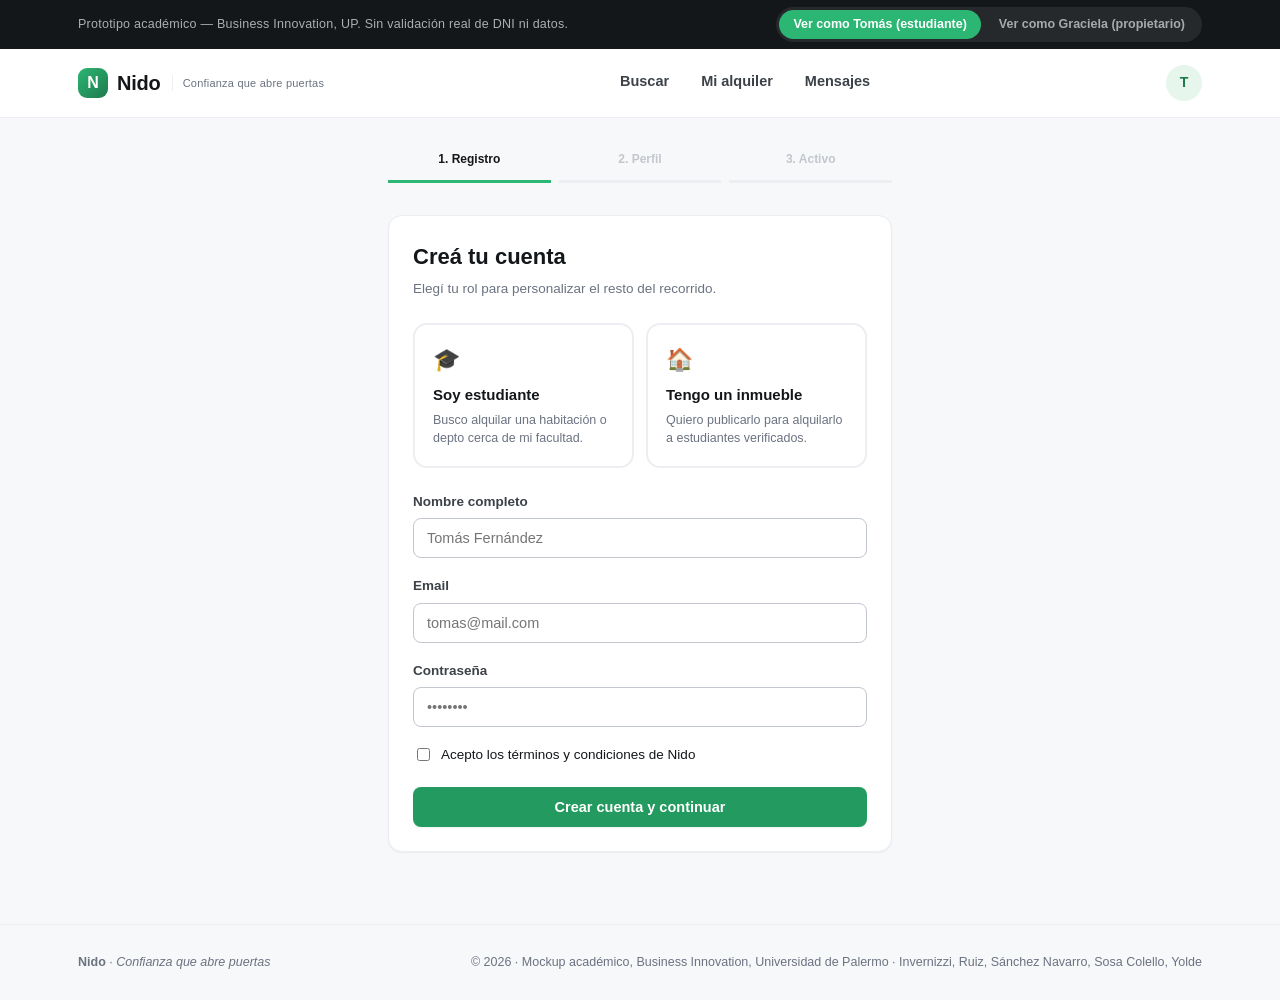
<file: registro.html>
<!DOCTYPE html>
<html lang="es">
<head>
<meta charset="UTF-8">
<meta name="viewport" content="width=device-width, initial-scale=1.0">
<title>Registro — Nido</title>
<link rel="stylesheet" href="css/styles.css">
</head>
<body data-page="registro.html">

<div id="demo-bar"></div>
<div id="site-header"></div>

<section class="section-tight">
  <div class="wrap" style="max-width:560px;">
    <div class="steps">
      <div class="step current">1. Registro</div>
      <div class="step">2. Perfil</div>
      <div class="step">3. Activo</div>
    </div>

    <div class="card card-pad">
      <h2 style="font-size:22px;margin-bottom:6px;">Creá tu cuenta</h2>
      <p class="muted text-sm" style="margin-bottom:24px;">Elegí tu rol para personalizar el resto del recorrido.</p>

      <div class="role-pick" style="margin-bottom:24px;">
        <div class="role-card" data-role="estudiante" id="role-estudiante">
          <div class="icon">🎓</div>
          <h4>Soy estudiante</h4>
          <p>Busco alquilar una habitación o depto cerca de mi facultad.</p>
        </div>
        <div class="role-card" data-role="propietario" id="role-propietario">
          <div class="icon">🏠</div>
          <h4>Tengo un inmueble</h4>
          <p>Quiero publicarlo para alquilarlo a estudiantes verificados.</p>
        </div>
      </div>

      <form id="signup-form">
        <input type="hidden" id="selected-role" value="estudiante">
        <div class="field">
          <label>Nombre completo</label>
          <input type="text" placeholder="Tomás Fernández" required>
        </div>
        <div class="field">
          <label>Email</label>
          <input type="email" placeholder="tomas@mail.com" required>
        </div>
        <div class="field">
          <label>Contraseña</label>
          <input type="password" placeholder="••••••••" required>
        </div>
        <div class="checkbox-row" style="margin-bottom:22px;">
          <input type="checkbox" id="terms" required>
          <label for="terms">Acepto los términos y condiciones de Nido</label>
        </div>
        <button type="submit" class="btn btn-primary btn-block">Crear cuenta y continuar</button>
      </form>
    </div>
  </div>
</section>

<div id="site-footer"></div>
<script src="js/app.js"></script>
<script>
  // Pre-select role from query string (?rol=estudiante|propietario)
  const params = new URLSearchParams(window.location.search);
  const preset = params.get('rol');
  if (preset === 'propietario') {
    document.getElementById('role-propietario').click();
  } else {
    document.getElementById('role-estudiante').click();
  }

  document.getElementById('signup-form').addEventListener('submit', e => {
    e.preventDefault();
    const role = document.getElementById('selected-role').value;
    localStorage.setItem('nido-role', role);
    toast('Cuenta creada. Validando identidad…');
    setTimeout(() => {
      window.location.href = role === 'estudiante' ? 'perfil-estudiante.html' : 'perfil-propietario.html';
    }, 800);
  });
</script>
</body>
</html>
</file>
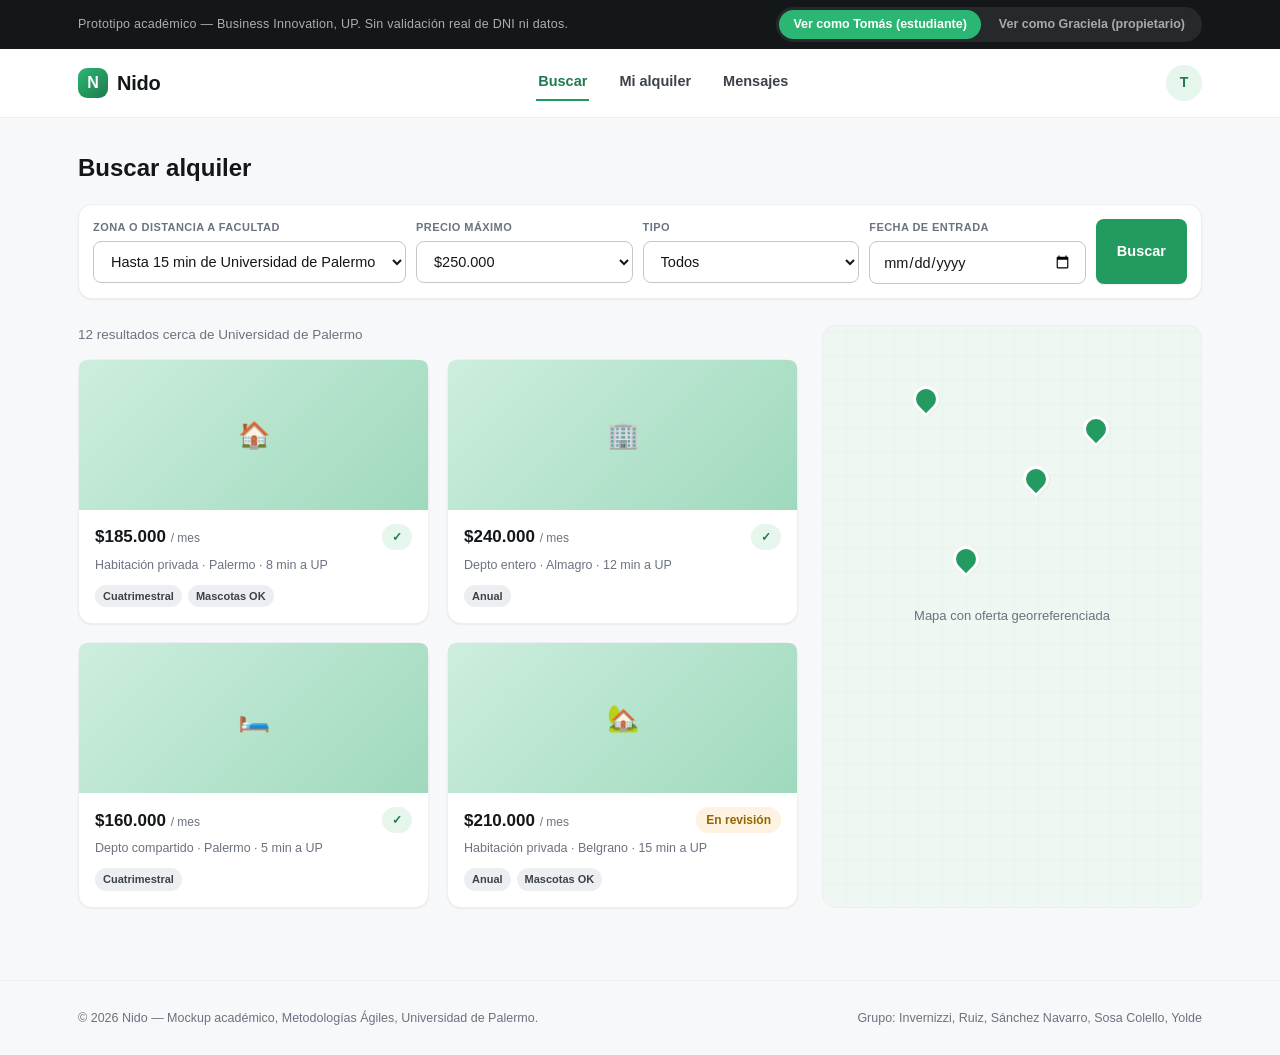
<file: nido-mockup/busqueda.html>
<!DOCTYPE html>
<html lang="es">
<head>
<meta charset="UTF-8">
<meta name="viewport" content="width=device-width, initial-scale=1.0">
<title>Buscar alquiler — Nido</title>
<link rel="stylesheet" href="css/styles.css">
</head>
<body data-page="busqueda.html">

<div id="demo-bar"></div>
<div id="site-header"></div>

<section class="section-tight">
  <div class="wrap">
    <h2 style="font-size:24px;margin-bottom:18px;">Buscar alquiler</h2>

    <div class="search-bar">
      <div class="field">
        <label>Zona o distancia a facultad</label>
        <select><option>Hasta 15 min de Universidad de Palermo</option><option>Palermo</option><option>Almagro</option><option>Belgrano</option></select>
      </div>
      <div class="field">
        <label>Precio máximo</label>
        <select><option>$250.000</option><option>$200.000</option><option>$150.000</option></select>
      </div>
      <div class="field">
        <label>Tipo</label>
        <select><option>Todos</option><option>Habitación</option><option>Depto compartido</option><option>Depto entero</option></select>
      </div>
      <div class="field">
        <label>Fecha de entrada</label>
        <input type="date">
      </div>
      <button class="btn btn-primary">Buscar</button>
    </div>

    <div class="results-layout">
      <div>
        <p class="muted text-sm" style="margin-bottom:14px;">12 resultados cerca de Universidad de Palermo</p>
        <div class="listing-grid">

          <a href="ficha.html" class="card card-hover listing-card">
            <div class="thumb">🏠</div>
            <div class="body">
              <div class="flex-between">
                <div class="price">$185.000 <span>/ mes</span></div>
                <span class="badge badge-verified">✓</span>
              </div>
              <div class="meta">Habitación privada · Palermo · 8 min a UP</div>
              <div class="tags"><span class="tag">Cuatrimestral</span><span class="tag">Mascotas OK</span></div>
            </div>
          </a>

          <a href="ficha.html" class="card card-hover listing-card">
            <div class="thumb">🏢</div>
            <div class="body">
              <div class="flex-between">
                <div class="price">$240.000 <span>/ mes</span></div>
                <span class="badge badge-verified">✓</span>
              </div>
              <div class="meta">Depto entero · Almagro · 12 min a UP</div>
              <div class="tags"><span class="tag">Anual</span></div>
            </div>
          </a>

          <a href="ficha.html" class="card card-hover listing-card">
            <div class="thumb">🛏️</div>
            <div class="body">
              <div class="flex-between">
                <div class="price">$160.000 <span>/ mes</span></div>
                <span class="badge badge-verified">✓</span>
              </div>
              <div class="meta">Depto compartido · Palermo · 5 min a UP</div>
              <div class="tags"><span class="tag">Cuatrimestral</span></div>
            </div>
          </a>

          <a href="ficha.html" class="card card-hover listing-card">
            <div class="thumb">🏡</div>
            <div class="body">
              <div class="flex-between">
                <div class="price">$210.000 <span>/ mes</span></div>
                <span class="badge badge-pending">En revisión</span>
              </div>
              <div class="meta">Habitación privada · Belgrano · 15 min a UP</div>
              <div class="tags"><span class="tag">Anual</span><span class="tag">Mascotas OK</span></div>
            </div>
          </a>

        </div>
      </div>

      <div class="map-placeholder">
        <div class="pin" style="top:60px;left:90px;"></div>
        <div class="pin" style="top:140px;left:200px;"></div>
        <div class="pin" style="top:220px;left:130px;"></div>
        <div class="pin" style="top:90px;left:260px;"></div>
        Mapa con oferta georreferenciada
      </div>
    </div>
  </div>
</section>

<div id="site-footer"></div>
<script src="js/app.js"></script>
</body>
</html>
</file>
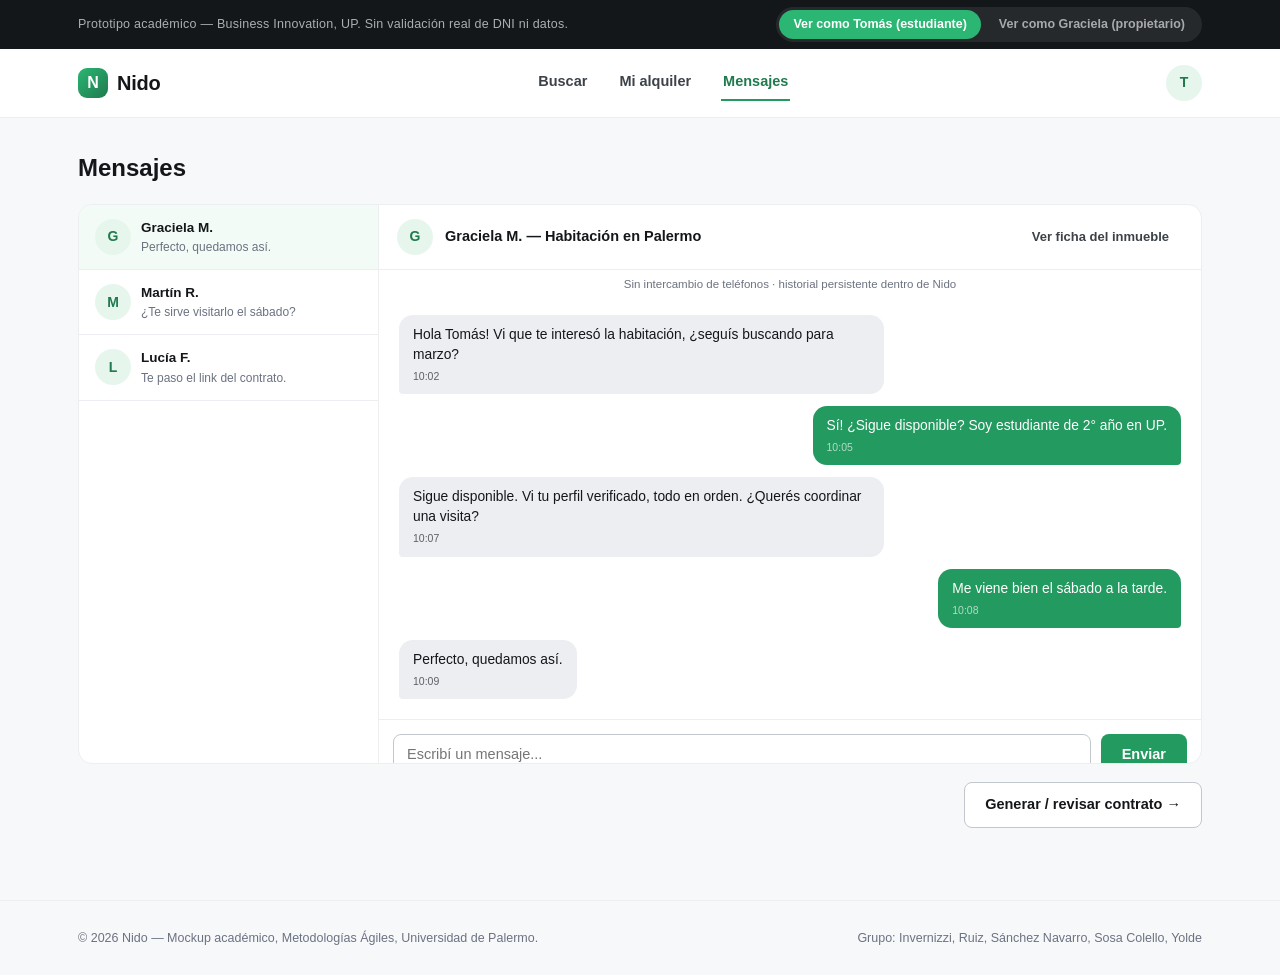
<file: nido-mockup/chat.html>
<!DOCTYPE html>
<html lang="es">
<head>
<meta charset="UTF-8">
<meta name="viewport" content="width=device-width, initial-scale=1.0">
<title>Mensajes — Nido</title>
<link rel="stylesheet" href="css/styles.css">
</head>
<body data-page="chat.html">

<div id="demo-bar"></div>
<div id="site-header"></div>

<section class="section-tight">
  <div class="wrap">
    <h2 style="font-size:24px;margin-bottom:18px;">Mensajes</h2>

    <div class="chat-shell">
      <div class="chat-list">
        <div class="chat-item active" data-thread="1" data-name="Graciela M. — Habitación en Palermo">
          <div class="avatar">G</div>
          <div class="meta"><strong>Graciela M.</strong><span>Perfecto, quedamos así.</span></div>
        </div>
        <div class="chat-item" data-thread="2" data-name="Martín R. — Depto en Almagro">
          <div class="avatar">M</div>
          <div class="meta"><strong>Martín R.</strong><span>¿Te sirve visitarlo el sábado?</span></div>
        </div>
        <div class="chat-item" data-thread="3" data-name="Lucía F. — Depto compartido">
          <div class="avatar">L</div>
          <div class="meta"><strong>Lucía F.</strong><span>Te paso el link del contrato.</span></div>
        </div>
      </div>

      <div class="chat-main">
        <div class="chat-head">
          <div class="avatar">G</div>
          <div class="who"><strong>Graciela M. — Habitación en Palermo</strong></div>
          <div style="margin-left:auto;">
            <a href="ficha.html" class="btn btn-ghost btn-sm">Ver ficha del inmueble</a>
          </div>
        </div>
        <div class="chat-notice">Sin intercambio de teléfonos · historial persistente dentro de Nido</div>
        <div class="chat-body">
          <div class="bubble them">Hola Tomás! Vi que te interesó la habitación, ¿seguís buscando para marzo? <span class="t">10:02</span></div>
          <div class="bubble me">Sí! ¿Sigue disponible? Soy estudiante de 2° año en UP. <span class="t">10:05</span></div>
          <div class="bubble them">Sigue disponible. Vi tu perfil verificado, todo en orden. ¿Querés coordinar una visita? <span class="t">10:07</span></div>
          <div class="bubble me">Me viene bien el sábado a la tarde. <span class="t">10:08</span></div>
          <div class="bubble them">Perfecto, quedamos así. <span class="t">10:09</span></div>
        </div>
        <form id="chat-send" class="chat-input">
          <input type="text" placeholder="Escribí un mensaje...">
          <button type="submit" class="btn btn-primary">Enviar</button>
        </form>
      </div>
    </div>

    <div class="flex" style="justify-content:flex-end;margin-top:18px;">
      <a href="contrato.html" class="btn btn-secondary">Generar / revisar contrato →</a>
    </div>
  </div>
</section>

<div id="site-footer"></div>
<script src="js/app.js"></script>
</body>
</html>
</file>
<file: css/styles.css>
/* ===== Nido — Design System ===== */
:root {
  --green-900: #14532d;
  --green-700: #1f7a4d;
  --green-600: #239a5f;
  --green-500: #2bb673;
  --green-100: #e6f6ed;
  --green-50: #f3fbf6;
  --ink-900: #14171a;
  --ink-700: #3c4248;
  --ink-500: #6b7280;
  --ink-300: #c2c7cd;
  --ink-100: #eceef1;
  --ink-50: #f7f8f9;
  --white: #ffffff;
  --amber-500: #e8a93b;
  --red-500: #d8554a;
  --radius-sm: 8px;
  --radius-md: 14px;
  --radius-lg: 20px;
  --shadow-sm: 0 1px 2px rgba(20, 23, 26, 0.06);
  --shadow-md: 0 6px 20px rgba(20, 23, 26, 0.08);
  --shadow-lg: 0 16px 40px rgba(20, 23, 26, 0.12);
  --maxw: 1180px;
  --font: "Inter", -apple-system, BlinkMacSystemFont, "Segoe UI", Roboto, Helvetica, Arial, sans-serif;
}

* { box-sizing: border-box; }
html, body { margin: 0; padding: 0; }
body {
  font-family: var(--font);
  color: var(--ink-900);
  background: var(--ink-50);
  -webkit-font-smoothing: antialiased;
  line-height: 1.5;
}
img { max-width: 100%; display: block; }
a { color: inherit; text-decoration: none; }
button { font-family: inherit; cursor: pointer; }
ul { margin: 0; padding: 0; list-style: none; }
h1, h2, h3, h4, p { margin: 0; }

.wrap {
  max-width: var(--maxw);
  margin: 0 auto;
  padding: 0 28px;
}

/* ===== Top bar (demo-only persona switcher) ===== */
.demo-bar {
  background: var(--ink-900);
  color: var(--white);
  font-size: 12.5px;
  padding: 7px 0;
}
.demo-bar .wrap {
  display: flex;
  align-items: center;
  justify-content: space-between;
  gap: 12px;
}
.demo-bar .label {
  opacity: 0.65;
  letter-spacing: 0.02em;
}
.demo-switch {
  display: flex;
  gap: 4px;
  background: rgba(255,255,255,0.08);
  border-radius: 999px;
  padding: 3px;
}
.demo-switch a {
  padding: 5px 14px;
  border-radius: 999px;
  font-weight: 600;
  color: rgba(255,255,255,0.6);
  transition: all .15s ease;
}
.demo-switch a.active {
  background: var(--green-500);
  color: var(--white);
}

/* ===== Header / nav ===== */
header.site {
  background: var(--white);
  border-bottom: 1px solid var(--ink-100);
  position: sticky;
  top: 0;
  z-index: 50;
}
header.site .wrap {
  display: flex;
  align-items: center;
  justify-content: space-between;
  height: 68px;
}
.brand {
  display: flex;
  align-items: center;
  gap: 9px;
  font-weight: 800;
  font-size: 20px;
  letter-spacing: -0.01em;
}
.brand .mark {
  width: 30px; height: 30px;
  border-radius: 9px;
  background: linear-gradient(135deg, var(--green-500), var(--green-700));
  display: flex; align-items: center; justify-content: center;
  color: white; font-size: 16px;
}
.brand-tagline {
  font-size: 11px;
  font-weight: 500;
  letter-spacing: 0.02em;
  color: var(--ink-500);
  border-left: 1px solid var(--ink-100);
  padding-left: 10px;
  margin-left: 2px;
  white-space: nowrap;
}
.tagline-hero {
  font-size: 15px;
  font-weight: 600;
  color: var(--green-600);
  letter-spacing: 0.01em;
  margin-top: 6px !important;
  margin-bottom: 18px !important;
}
nav.main {
  display: flex;
  align-items: center;
  gap: 28px;
}
nav.main a {
  font-size: 14.5px;
  font-weight: 600;
  color: var(--ink-700);
  padding: 6px 2px;
  border-bottom: 2px solid transparent;
}
nav.main a.active { color: var(--green-700); border-bottom-color: var(--green-600); }
nav.main a:hover { color: var(--green-700); }

.nav-actions { display: flex; align-items: center; gap: 10px; }

.avatar {
  width: 36px; height: 36px; border-radius: 50%;
  background: var(--green-100); color: var(--green-700);
  display: flex; align-items: center; justify-content: center;
  font-weight: 700; font-size: 14px;
}

/* ===== Buttons ===== */
.btn {
  display: inline-flex;
  align-items: center;
  justify-content: center;
  gap: 8px;
  font-weight: 700;
  font-size: 14.5px;
  padding: 11px 20px;
  border-radius: var(--radius-sm);
  border: 1px solid transparent;
  transition: transform .08s ease, box-shadow .15s ease, background .15s ease;
  white-space: nowrap;
}
.btn:active { transform: translateY(1px); }
.btn-primary { background: var(--green-600); color: var(--white); box-shadow: var(--shadow-sm); }
.btn-primary:hover { background: var(--green-700); }
.btn-secondary { background: var(--white); color: var(--ink-900); border-color: var(--ink-300); }
.btn-secondary:hover { border-color: var(--ink-500); }
.btn-ghost { background: transparent; color: var(--ink-700); }
.btn-ghost:hover { background: var(--ink-100); }
.btn-sm { padding: 7px 13px; font-size: 13px; }
.btn-block { width: 100%; }
.btn-danger { background: var(--red-500); color: white; }

/* ===== Layout helpers ===== */
.section { padding: 56px 0; }
.section-tight { padding: 32px 0; }
.grid-2 { display: grid; grid-template-columns: 1fr 1fr; gap: 32px; }
.flex { display: flex; }
.flex-between { display: flex; align-items: center; justify-content: space-between; }
.flex-col { display: flex; flex-direction: column; }
.gap-8 { gap: 8px; } .gap-12 { gap: 12px; } .gap-16 { gap: 16px; } .gap-24 { gap: 24px; }

.eyebrow {
  font-size: 12.5px;
  font-weight: 700;
  letter-spacing: 0.06em;
  text-transform: uppercase;
  color: var(--green-700);
}
.muted { color: var(--ink-500); }
.text-sm { font-size: 13.5px; }
.text-center { text-align: center; }

/* ===== Cards / surfaces ===== */
.card {
  background: var(--white);
  border-radius: var(--radius-md);
  border: 1px solid var(--ink-100);
  box-shadow: var(--shadow-sm);
}
.card-pad { padding: 24px; }
.card-hover { transition: box-shadow .2s ease, transform .2s ease; }
.card-hover:hover { box-shadow: var(--shadow-md); transform: translateY(-2px); }

.badge {
  display: inline-flex;
  align-items: center;
  gap: 5px;
  font-size: 12px;
  font-weight: 700;
  padding: 4px 10px;
  border-radius: 999px;
}
.badge-verified { background: var(--green-100); color: var(--green-700); }
.badge-pending { background: #fdf3e0; color: #946600; }
.badge-muted { background: var(--ink-100); color: var(--ink-700); }

.stars { color: var(--amber-500); font-size: 13px; letter-spacing: 1px; }

/* ===== Forms ===== */
.field { display: flex; flex-direction: column; gap: 6px; margin-bottom: 18px; }
.field label { font-size: 13.5px; font-weight: 700; color: var(--ink-700); }
.field .hint { font-size: 12px; color: var(--ink-500); }
input[type="text"], input[type="email"], input[type="password"], input[type="number"], input[type="date"], select, textarea {
  font-family: inherit;
  font-size: 14.5px;
  padding: 11px 13px;
  border-radius: var(--radius-sm);
  border: 1px solid var(--ink-300);
  background: var(--white);
  color: var(--ink-900);
  outline: none;
  transition: border-color .15s ease, box-shadow .15s ease;
}
input:focus, select:focus, textarea:focus {
  border-color: var(--green-500);
  box-shadow: 0 0 0 3px var(--green-100);
}
textarea { resize: vertical; min-height: 88px; font-family: inherit; }

.role-pick { display: grid; grid-template-columns: 1fr 1fr; gap: 12px; }
.role-card {
  border: 2px solid var(--ink-100);
  border-radius: var(--radius-md);
  padding: 18px;
  cursor: pointer;
  transition: border-color .15s ease, background .15s ease;
}
.role-card.selected { border-color: var(--green-500); background: var(--green-50); }
.role-card .icon { font-size: 22px; margin-bottom: 8px; }
.role-card h4 { font-size: 15px; margin-bottom: 4px; }
.role-card p { font-size: 12.5px; color: var(--ink-500); }

.checkbox-row { display: flex; align-items: center; gap: 8px; font-size: 13.5px; }

/* ===== Status banner (verification) ===== */
.status-banner {
  display: flex;
  align-items: center;
  gap: 14px;
  padding: 16px 18px;
  border-radius: var(--radius-md);
  margin-bottom: 24px;
}
.status-banner.pending { background: #fdf3e0; border: 1px solid #f0d8a3; }
.status-banner.approved { background: var(--green-100); border: 1px solid #b9e6cb; }
.status-banner .dot {
  width: 38px; height: 38px; border-radius: 50%;
  display: flex; align-items: center; justify-content: center;
  font-size: 18px; flex-shrink: 0;
}
.status-banner.pending .dot { background: #f0d8a3; }
.status-banner.approved .dot { background: #b9e6cb; }
.status-banner strong { display: block; font-size: 14px; margin-bottom: 2px; }
.status-banner span.sub { font-size: 12.5px; color: var(--ink-700); }

/* ===== Steps / progress ===== */
.steps { display: flex; align-items: center; gap: 8px; margin-bottom: 32px; }
.step {
  flex: 1;
  text-align: center;
  font-size: 12px;
  font-weight: 700;
  color: var(--ink-300);
  position: relative;
  padding-bottom: 12px;
  border-bottom: 3px solid var(--ink-100);
}
.step.done { color: var(--green-700); border-bottom-color: var(--green-500); }
.step.current { color: var(--ink-900); border-bottom-color: var(--green-500); }

/* ===== Hero ===== */
.hero {
  background: radial-gradient(1100px 480px at 80% -10%, var(--green-100), transparent),
              var(--white);
  border-bottom: 1px solid var(--ink-100);
}
.hero .wrap { padding: 76px 28px 64px; display: grid; grid-template-columns: 1.1fr 0.9fr; gap: 48px; align-items: center; }
.hero h1 { font-size: 44px; line-height: 1.08; letter-spacing: -0.02em; margin-bottom: 18px; }
.hero p.lead { font-size: 17px; color: var(--ink-700); max-width: 480px; margin-bottom: 28px; }
.hero .cta-row { display: flex; gap: 12px; }
.hero-visual {
  background: var(--white);
  border: 1px solid var(--ink-100);
  border-radius: var(--radius-lg);
  box-shadow: var(--shadow-lg);
  padding: 20px;
}

.stat-row { display: flex; gap: 36px; margin-top: 36px; }
.stat-row .stat strong { display: block; font-size: 24px; }
.stat-row .stat span { font-size: 12.5px; color: var(--ink-500); }

/* ===== Search ===== */
.search-bar {
  background: var(--white);
  border: 1px solid var(--ink-100);
  border-radius: var(--radius-md);
  padding: 14px;
  box-shadow: var(--shadow-sm);
  display: grid;
  grid-template-columns: 1.4fr 1fr 1fr 1fr auto;
  gap: 10px;
  margin-bottom: 26px;
}
.search-bar .field { margin-bottom: 0; }
.search-bar .field label { font-size: 11px; text-transform: uppercase; letter-spacing: .04em; color: var(--ink-500); }

.results-layout { display: grid; grid-template-columns: 1fr 380px; gap: 24px; align-items: start; }
.listing-grid { display: grid; grid-template-columns: 1fr 1fr; gap: 18px; }
.listing-card .thumb {
  height: 150px;
  border-radius: var(--radius-sm) var(--radius-sm) 0 0;
  background: linear-gradient(135deg, #cdeede, #9fd9bd);
  display: flex; align-items: center; justify-content: center;
  color: var(--green-900); font-size: 26px;
}
.listing-card .body { padding: 14px 16px 16px; }
.listing-card .price { font-size: 17px; font-weight: 800; }
.listing-card .price span { font-size: 12px; font-weight: 500; color: var(--ink-500); }
.listing-card .meta { font-size: 12.5px; color: var(--ink-500); margin: 6px 0 10px; }
.listing-card .tags { display: flex; gap: 6px; flex-wrap: wrap; }
.tag { background: var(--ink-100); font-size: 11px; font-weight: 600; padding: 3px 8px; border-radius: 999px; color: var(--ink-700); }

.map-placeholder {
  height: 100%;
  min-height: 420px;
  border-radius: var(--radius-md);
  background:
    repeating-linear-gradient(0deg, transparent, transparent 23px, rgba(43,182,115,0.08) 24px),
    repeating-linear-gradient(90deg, transparent, transparent 23px, rgba(43,182,115,0.08) 24px),
    #eef7f1;
  border: 1px solid var(--ink-100);
  display: flex; align-items: center; justify-content: center;
  color: var(--ink-500);
  font-size: 13px;
  position: relative;
}
.pin {
  position: absolute;
  width: 26px; height: 26px;
  background: var(--green-600);
  border: 3px solid white;
  border-radius: 50% 50% 50% 0;
  transform: rotate(-45deg);
  box-shadow: var(--shadow-sm);
}

/* ===== Property detail ===== */
.gallery { display: grid; grid-template-columns: 2fr 1fr; gap: 8px; border-radius: var(--radius-md); overflow: hidden; height: 320px; margin-bottom: 24px; }
.gallery .g-main, .gallery .g-side { background: linear-gradient(135deg, #cdeede, #9fd9bd); }
.gallery .g-col { display: grid; grid-template-rows: 1fr 1fr; gap: 8px; }
.gallery .g-col div { background: linear-gradient(135deg, #b8e4cf, #8fcfb1); }

.owner-card { display: flex; align-items: center; gap: 12px; padding: 16px; }
.owner-card .info strong { display: block; font-size: 14.5px; }
.owner-card .info .stars { margin-top: 2px; }

.detail-row { display: flex; justify-content: space-between; padding: 11px 0; border-bottom: 1px solid var(--ink-100); font-size: 14px; }
.detail-row:last-child { border-bottom: none; }
.detail-row span.k { color: var(--ink-500); }
.detail-row span.v { font-weight: 600; }

/* ===== Dashboard / tabs ===== */
.dash-layout { display: grid; grid-template-columns: 220px 1fr; gap: 28px; align-items: start; }
.dash-nav { display: flex; flex-direction: column; gap: 4px; }
.dash-nav a {
  font-size: 14px; font-weight: 600; color: var(--ink-700);
  padding: 10px 14px; border-radius: var(--radius-sm);
}
.dash-nav a.active { background: var(--green-100); color: var(--green-700); }
.dash-nav a:hover { background: var(--ink-100); }

.tabs { display: flex; gap: 4px; border-bottom: 1px solid var(--ink-100); margin-bottom: 22px; }
.tab {
  padding: 11px 4px; margin-right: 22px;
  font-size: 14px; font-weight: 700; color: var(--ink-500);
  border-bottom: 2px solid transparent; cursor: pointer;
}
.tab.active { color: var(--green-700); border-bottom-color: var(--green-600); }
.tab-panel { display: none; }
.tab-panel.active { display: block; }

table.simple { width: 100%; border-collapse: collapse; font-size: 14px; }
table.simple th { text-align: left; font-size: 12px; text-transform: uppercase; letter-spacing: .03em; color: var(--ink-500); padding: 10px 12px; border-bottom: 1px solid var(--ink-100); }
table.simple td { padding: 13px 12px; border-bottom: 1px solid var(--ink-100); }
table.simple tr:last-child td { border-bottom: none; }

.metric-row { display: grid; grid-template-columns: repeat(3, 1fr); gap: 16px; margin-bottom: 24px; }
.metric { padding: 18px 20px; }
.metric strong { font-size: 26px; display: block; }
.metric span { font-size: 12.5px; color: var(--ink-500); }

/* ===== Chat ===== */
.chat-shell { display: grid; grid-template-columns: 300px 1fr; height: 560px; border-radius: var(--radius-md); overflow: hidden; border: 1px solid var(--ink-100); background: var(--white); }
.chat-list { border-right: 1px solid var(--ink-100); overflow-y: auto; }
.chat-item { display: flex; gap: 10px; align-items: center; padding: 13px 16px; border-bottom: 1px solid var(--ink-100); cursor: pointer; }
.chat-item.active { background: var(--green-50); }
.chat-item .meta { flex: 1; min-width: 0; }
.chat-item .meta strong { font-size: 13.5px; display: block; }
.chat-item .meta span { font-size: 12px; color: var(--ink-500); display: block; white-space: nowrap; overflow: hidden; text-overflow: ellipsis; }

.chat-main { display: flex; flex-direction: column; }
.chat-head { display: flex; align-items: center; gap: 12px; padding: 14px 18px; border-bottom: 1px solid var(--ink-100); }
.chat-head .who strong { display: block; font-size: 14.5px; }
.chat-body { flex: 1; overflow-y: auto; padding: 20px; display: flex; flex-direction: column; gap: 12px; }
.bubble { max-width: 62%; padding: 10px 14px; border-radius: 14px; font-size: 13.8px; line-height: 1.45; }
.bubble.me { align-self: flex-end; background: var(--green-600); color: white; border-radius: 14px 14px 4px 14px; }
.bubble.them { align-self: flex-start; background: var(--ink-100); color: var(--ink-900); border-radius: 14px 14px 14px 4px; }
.bubble .t { display: block; font-size: 10.5px; opacity: .65; margin-top: 4px; }
.chat-input { display: flex; gap: 10px; padding: 14px; border-top: 1px solid var(--ink-100); }
.chat-input input { flex: 1; }
.chat-notice { text-align: center; font-size: 11.5px; color: var(--ink-500); padding: 6px 0 2px; }

/* ===== Contract ===== */
.contract-doc { background: var(--white); border: 1px solid var(--ink-100); border-radius: var(--radius-md); padding: 36px; font-size: 13.5px; line-height: 1.7; color: var(--ink-700); }
.contract-doc h3 { font-size: 15px; color: var(--ink-900); margin: 18px 0 8px; }
.contract-doc h3:first-child { margin-top: 0; }
.sign-pad {
  border: 2px dashed var(--ink-300);
  border-radius: var(--radius-sm);
  height: 110px;
  display: flex; align-items: center; justify-content: center;
  color: var(--ink-500); font-size: 13px; font-style: italic;
  cursor: pointer;
  background: var(--ink-50);
}
.sign-pad.signed { border-style: solid; border-color: var(--green-500); background: var(--green-50); color: var(--green-700); font-style: normal; font-weight: 700; font-family: "Brush Script MT", cursive; font-size: 26px; }

/* ===== Footer ===== */
footer.site { border-top: 1px solid var(--ink-100); padding: 28px 0; margin-top: 40px; }
footer.site .wrap { display: flex; justify-content: space-between; align-items: center; font-size: 12.5px; color: var(--ink-500); }

/* ===== Toast ===== */
.toast {
  position: fixed; bottom: 24px; right: 24px;
  background: var(--ink-900); color: white;
  padding: 13px 18px; border-radius: var(--radius-sm);
  font-size: 13.5px; font-weight: 600;
  box-shadow: var(--shadow-lg);
  opacity: 0; transform: translateY(10px);
  transition: all .25s ease;
  z-index: 999;
  pointer-events: none;
}
.toast.show { opacity: 1; transform: translateY(0); }

/* ===== Responsive ===== */
@media (max-width: 900px) {
  .hero .wrap, .grid-2 { grid-template-columns: 1fr; }
  .results-layout, .dash-layout { grid-template-columns: 1fr; }
  .listing-grid { grid-template-columns: 1fr; }
  .search-bar { grid-template-columns: 1fr; }
  nav.main { display: none; }
  .metric-row { grid-template-columns: 1fr; }
  .chat-shell { grid-template-columns: 1fr; height: auto; }
  .chat-list { max-height: 200px; }
}
</file>
<file: nido-mockup/css/styles.css>
/* ===== Nido — Design System ===== */
:root {
  --green-900: #14532d;
  --green-700: #1f7a4d;
  --green-600: #239a5f;
  --green-500: #2bb673;
  --green-100: #e6f6ed;
  --green-50: #f3fbf6;
  --ink-900: #14171a;
  --ink-700: #3c4248;
  --ink-500: #6b7280;
  --ink-300: #c2c7cd;
  --ink-100: #eceef1;
  --ink-50: #f7f8f9;
  --white: #ffffff;
  --amber-500: #e8a93b;
  --red-500: #d8554a;
  --radius-sm: 8px;
  --radius-md: 14px;
  --radius-lg: 20px;
  --shadow-sm: 0 1px 2px rgba(20, 23, 26, 0.06);
  --shadow-md: 0 6px 20px rgba(20, 23, 26, 0.08);
  --shadow-lg: 0 16px 40px rgba(20, 23, 26, 0.12);
  --maxw: 1180px;
  --font: "Inter", -apple-system, BlinkMacSystemFont, "Segoe UI", Roboto, Helvetica, Arial, sans-serif;
}

* { box-sizing: border-box; }
html, body { margin: 0; padding: 0; }
body {
  font-family: var(--font);
  color: var(--ink-900);
  background: var(--ink-50);
  -webkit-font-smoothing: antialiased;
  line-height: 1.5;
}
img { max-width: 100%; display: block; }
a { color: inherit; text-decoration: none; }
button { font-family: inherit; cursor: pointer; }
ul { margin: 0; padding: 0; list-style: none; }
h1, h2, h3, h4, p { margin: 0; }

.wrap {
  max-width: var(--maxw);
  margin: 0 auto;
  padding: 0 28px;
}

/* ===== Top bar (demo-only persona switcher) ===== */
.demo-bar {
  background: var(--ink-900);
  color: var(--white);
  font-size: 12.5px;
  padding: 7px 0;
}
.demo-bar .wrap {
  display: flex;
  align-items: center;
  justify-content: space-between;
  gap: 12px;
}
.demo-bar .label {
  opacity: 0.65;
  letter-spacing: 0.02em;
}
.demo-switch {
  display: flex;
  gap: 4px;
  background: rgba(255,255,255,0.08);
  border-radius: 999px;
  padding: 3px;
}
.demo-switch a {
  padding: 5px 14px;
  border-radius: 999px;
  font-weight: 600;
  color: rgba(255,255,255,0.6);
  transition: all .15s ease;
}
.demo-switch a.active {
  background: var(--green-500);
  color: var(--white);
}

/* ===== Header / nav ===== */
header.site {
  background: var(--white);
  border-bottom: 1px solid var(--ink-100);
  position: sticky;
  top: 0;
  z-index: 50;
}
header.site .wrap {
  display: flex;
  align-items: center;
  justify-content: space-between;
  height: 68px;
}
.brand {
  display: flex;
  align-items: center;
  gap: 9px;
  font-weight: 800;
  font-size: 20px;
  letter-spacing: -0.01em;
}
.brand .mark {
  width: 30px; height: 30px;
  border-radius: 9px;
  background: linear-gradient(135deg, var(--green-500), var(--green-700));
  display: flex; align-items: center; justify-content: center;
  color: white; font-size: 16px;
}
nav.main {
  display: flex;
  align-items: center;
  gap: 28px;
}
nav.main a {
  font-size: 14.5px;
  font-weight: 600;
  color: var(--ink-700);
  padding: 6px 2px;
  border-bottom: 2px solid transparent;
}
nav.main a.active { color: var(--green-700); border-bottom-color: var(--green-600); }
nav.main a:hover { color: var(--green-700); }

.nav-actions { display: flex; align-items: center; gap: 10px; }

.avatar {
  width: 36px; height: 36px; border-radius: 50%;
  background: var(--green-100); color: var(--green-700);
  display: flex; align-items: center; justify-content: center;
  font-weight: 700; font-size: 14px;
}

/* ===== Buttons ===== */
.btn {
  display: inline-flex;
  align-items: center;
  justify-content: center;
  gap: 8px;
  font-weight: 700;
  font-size: 14.5px;
  padding: 11px 20px;
  border-radius: var(--radius-sm);
  border: 1px solid transparent;
  transition: transform .08s ease, box-shadow .15s ease, background .15s ease;
  white-space: nowrap;
}
.btn:active { transform: translateY(1px); }
.btn-primary { background: var(--green-600); color: var(--white); box-shadow: var(--shadow-sm); }
.btn-primary:hover { background: var(--green-700); }
.btn-secondary { background: var(--white); color: var(--ink-900); border-color: var(--ink-300); }
.btn-secondary:hover { border-color: var(--ink-500); }
.btn-ghost { background: transparent; color: var(--ink-700); }
.btn-ghost:hover { background: var(--ink-100); }
.btn-sm { padding: 7px 13px; font-size: 13px; }
.btn-block { width: 100%; }
.btn-danger { background: var(--red-500); color: white; }

/* ===== Layout helpers ===== */
.section { padding: 56px 0; }
.section-tight { padding: 32px 0; }
.grid-2 { display: grid; grid-template-columns: 1fr 1fr; gap: 32px; }
.flex { display: flex; }
.flex-between { display: flex; align-items: center; justify-content: space-between; }
.flex-col { display: flex; flex-direction: column; }
.gap-8 { gap: 8px; } .gap-12 { gap: 12px; } .gap-16 { gap: 16px; } .gap-24 { gap: 24px; }

.eyebrow {
  font-size: 12.5px;
  font-weight: 700;
  letter-spacing: 0.06em;
  text-transform: uppercase;
  color: var(--green-700);
}
.muted { color: var(--ink-500); }
.text-sm { font-size: 13.5px; }
.text-center { text-align: center; }

/* ===== Cards / surfaces ===== */
.card {
  background: var(--white);
  border-radius: var(--radius-md);
  border: 1px solid var(--ink-100);
  box-shadow: var(--shadow-sm);
}
.card-pad { padding: 24px; }
.card-hover { transition: box-shadow .2s ease, transform .2s ease; }
.card-hover:hover { box-shadow: var(--shadow-md); transform: translateY(-2px); }

.badge {
  display: inline-flex;
  align-items: center;
  gap: 5px;
  font-size: 12px;
  font-weight: 700;
  padding: 4px 10px;
  border-radius: 999px;
}
.badge-verified { background: var(--green-100); color: var(--green-700); }
.badge-pending { background: #fdf3e0; color: #946600; }
.badge-muted { background: var(--ink-100); color: var(--ink-700); }

.stars { color: var(--amber-500); font-size: 13px; letter-spacing: 1px; }

/* ===== Forms ===== */
.field { display: flex; flex-direction: column; gap: 6px; margin-bottom: 18px; }
.field label { font-size: 13.5px; font-weight: 700; color: var(--ink-700); }
.field .hint { font-size: 12px; color: var(--ink-500); }
input[type="text"], input[type="email"], input[type="password"], input[type="number"], input[type="date"], select, textarea {
  font-family: inherit;
  font-size: 14.5px;
  padding: 11px 13px;
  border-radius: var(--radius-sm);
  border: 1px solid var(--ink-300);
  background: var(--white);
  color: var(--ink-900);
  outline: none;
  transition: border-color .15s ease, box-shadow .15s ease;
}
input:focus, select:focus, textarea:focus {
  border-color: var(--green-500);
  box-shadow: 0 0 0 3px var(--green-100);
}
textarea { resize: vertical; min-height: 88px; font-family: inherit; }

.role-pick { display: grid; grid-template-columns: 1fr 1fr; gap: 12px; }
.role-card {
  border: 2px solid var(--ink-100);
  border-radius: var(--radius-md);
  padding: 18px;
  cursor: pointer;
  transition: border-color .15s ease, background .15s ease;
}
.role-card.selected { border-color: var(--green-500); background: var(--green-50); }
.role-card .icon { font-size: 22px; margin-bottom: 8px; }
.role-card h4 { font-size: 15px; margin-bottom: 4px; }
.role-card p { font-size: 12.5px; color: var(--ink-500); }

.checkbox-row { display: flex; align-items: center; gap: 8px; font-size: 13.5px; }

/* ===== Status banner (verification) ===== */
.status-banner {
  display: flex;
  align-items: center;
  gap: 14px;
  padding: 16px 18px;
  border-radius: var(--radius-md);
  margin-bottom: 24px;
}
.status-banner.pending { background: #fdf3e0; border: 1px solid #f0d8a3; }
.status-banner.approved { background: var(--green-100); border: 1px solid #b9e6cb; }
.status-banner .dot {
  width: 38px; height: 38px; border-radius: 50%;
  display: flex; align-items: center; justify-content: center;
  font-size: 18px; flex-shrink: 0;
}
.status-banner.pending .dot { background: #f0d8a3; }
.status-banner.approved .dot { background: #b9e6cb; }
.status-banner strong { display: block; font-size: 14px; margin-bottom: 2px; }
.status-banner span.sub { font-size: 12.5px; color: var(--ink-700); }

/* ===== Steps / progress ===== */
.steps { display: flex; align-items: center; gap: 8px; margin-bottom: 32px; }
.step {
  flex: 1;
  text-align: center;
  font-size: 12px;
  font-weight: 700;
  color: var(--ink-300);
  position: relative;
  padding-bottom: 12px;
  border-bottom: 3px solid var(--ink-100);
}
.step.done { color: var(--green-700); border-bottom-color: var(--green-500); }
.step.current { color: var(--ink-900); border-bottom-color: var(--green-500); }

/* ===== Hero ===== */
.hero {
  background: radial-gradient(1100px 480px at 80% -10%, var(--green-100), transparent),
              var(--white);
  border-bottom: 1px solid var(--ink-100);
}
.hero .wrap { padding: 76px 28px 64px; display: grid; grid-template-columns: 1.1fr 0.9fr; gap: 48px; align-items: center; }
.hero h1 { font-size: 44px; line-height: 1.08; letter-spacing: -0.02em; margin-bottom: 18px; }
.hero p.lead { font-size: 17px; color: var(--ink-700); max-width: 480px; margin-bottom: 28px; }
.hero .cta-row { display: flex; gap: 12px; }
.hero-visual {
  background: var(--white);
  border: 1px solid var(--ink-100);
  border-radius: var(--radius-lg);
  box-shadow: var(--shadow-lg);
  padding: 20px;
}

.stat-row { display: flex; gap: 36px; margin-top: 36px; }
.stat-row .stat strong { display: block; font-size: 24px; }
.stat-row .stat span { font-size: 12.5px; color: var(--ink-500); }

/* ===== Search ===== */
.search-bar {
  background: var(--white);
  border: 1px solid var(--ink-100);
  border-radius: var(--radius-md);
  padding: 14px;
  box-shadow: var(--shadow-sm);
  display: grid;
  grid-template-columns: 1.4fr 1fr 1fr 1fr auto;
  gap: 10px;
  margin-bottom: 26px;
}
.search-bar .field { margin-bottom: 0; }
.search-bar .field label { font-size: 11px; text-transform: uppercase; letter-spacing: .04em; color: var(--ink-500); }

.results-layout { display: grid; grid-template-columns: 1fr 380px; gap: 24px; align-items: start; }
.listing-grid { display: grid; grid-template-columns: 1fr 1fr; gap: 18px; }
.listing-card .thumb {
  height: 150px;
  border-radius: var(--radius-sm) var(--radius-sm) 0 0;
  background: linear-gradient(135deg, #cdeede, #9fd9bd);
  display: flex; align-items: center; justify-content: center;
  color: var(--green-900); font-size: 26px;
}
.listing-card .body { padding: 14px 16px 16px; }
.listing-card .price { font-size: 17px; font-weight: 800; }
.listing-card .price span { font-size: 12px; font-weight: 500; color: var(--ink-500); }
.listing-card .meta { font-size: 12.5px; color: var(--ink-500); margin: 6px 0 10px; }
.listing-card .tags { display: flex; gap: 6px; flex-wrap: wrap; }
.tag { background: var(--ink-100); font-size: 11px; font-weight: 600; padding: 3px 8px; border-radius: 999px; color: var(--ink-700); }

.map-placeholder {
  height: 100%;
  min-height: 420px;
  border-radius: var(--radius-md);
  background:
    repeating-linear-gradient(0deg, transparent, transparent 23px, rgba(43,182,115,0.08) 24px),
    repeating-linear-gradient(90deg, transparent, transparent 23px, rgba(43,182,115,0.08) 24px),
    #eef7f1;
  border: 1px solid var(--ink-100);
  display: flex; align-items: center; justify-content: center;
  color: var(--ink-500);
  font-size: 13px;
  position: relative;
}
.pin {
  position: absolute;
  width: 26px; height: 26px;
  background: var(--green-600);
  border: 3px solid white;
  border-radius: 50% 50% 50% 0;
  transform: rotate(-45deg);
  box-shadow: var(--shadow-sm);
}

/* ===== Property detail ===== */
.gallery { display: grid; grid-template-columns: 2fr 1fr; gap: 8px; border-radius: var(--radius-md); overflow: hidden; height: 320px; margin-bottom: 24px; }
.gallery .g-main, .gallery .g-side { background: linear-gradient(135deg, #cdeede, #9fd9bd); }
.gallery .g-col { display: grid; grid-template-rows: 1fr 1fr; gap: 8px; }
.gallery .g-col div { background: linear-gradient(135deg, #b8e4cf, #8fcfb1); }

.owner-card { display: flex; align-items: center; gap: 12px; padding: 16px; }
.owner-card .info strong { display: block; font-size: 14.5px; }
.owner-card .info .stars { margin-top: 2px; }

.detail-row { display: flex; justify-content: space-between; padding: 11px 0; border-bottom: 1px solid var(--ink-100); font-size: 14px; }
.detail-row:last-child { border-bottom: none; }
.detail-row span.k { color: var(--ink-500); }
.detail-row span.v { font-weight: 600; }

/* ===== Dashboard / tabs ===== */
.dash-layout { display: grid; grid-template-columns: 220px 1fr; gap: 28px; align-items: start; }
.dash-nav { display: flex; flex-direction: column; gap: 4px; }
.dash-nav a {
  font-size: 14px; font-weight: 600; color: var(--ink-700);
  padding: 10px 14px; border-radius: var(--radius-sm);
}
.dash-nav a.active { background: var(--green-100); color: var(--green-700); }
.dash-nav a:hover { background: var(--ink-100); }

.tabs { display: flex; gap: 4px; border-bottom: 1px solid var(--ink-100); margin-bottom: 22px; }
.tab {
  padding: 11px 4px; margin-right: 22px;
  font-size: 14px; font-weight: 700; color: var(--ink-500);
  border-bottom: 2px solid transparent; cursor: pointer;
}
.tab.active { color: var(--green-700); border-bottom-color: var(--green-600); }
.tab-panel { display: none; }
.tab-panel.active { display: block; }

table.simple { width: 100%; border-collapse: collapse; font-size: 14px; }
table.simple th { text-align: left; font-size: 12px; text-transform: uppercase; letter-spacing: .03em; color: var(--ink-500); padding: 10px 12px; border-bottom: 1px solid var(--ink-100); }
table.simple td { padding: 13px 12px; border-bottom: 1px solid var(--ink-100); }
table.simple tr:last-child td { border-bottom: none; }

.metric-row { display: grid; grid-template-columns: repeat(3, 1fr); gap: 16px; margin-bottom: 24px; }
.metric { padding: 18px 20px; }
.metric strong { font-size: 26px; display: block; }
.metric span { font-size: 12.5px; color: var(--ink-500); }

/* ===== Chat ===== */
.chat-shell { display: grid; grid-template-columns: 300px 1fr; height: 560px; border-radius: var(--radius-md); overflow: hidden; border: 1px solid var(--ink-100); background: var(--white); }
.chat-list { border-right: 1px solid var(--ink-100); overflow-y: auto; }
.chat-item { display: flex; gap: 10px; align-items: center; padding: 13px 16px; border-bottom: 1px solid var(--ink-100); cursor: pointer; }
.chat-item.active { background: var(--green-50); }
.chat-item .meta { flex: 1; min-width: 0; }
.chat-item .meta strong { font-size: 13.5px; display: block; }
.chat-item .meta span { font-size: 12px; color: var(--ink-500); display: block; white-space: nowrap; overflow: hidden; text-overflow: ellipsis; }

.chat-main { display: flex; flex-direction: column; }
.chat-head { display: flex; align-items: center; gap: 12px; padding: 14px 18px; border-bottom: 1px solid var(--ink-100); }
.chat-head .who strong { display: block; font-size: 14.5px; }
.chat-body { flex: 1; overflow-y: auto; padding: 20px; display: flex; flex-direction: column; gap: 12px; }
.bubble { max-width: 62%; padding: 10px 14px; border-radius: 14px; font-size: 13.8px; line-height: 1.45; }
.bubble.me { align-self: flex-end; background: var(--green-600); color: white; border-radius: 14px 14px 4px 14px; }
.bubble.them { align-self: flex-start; background: var(--ink-100); color: var(--ink-900); border-radius: 14px 14px 14px 4px; }
.bubble .t { display: block; font-size: 10.5px; opacity: .65; margin-top: 4px; }
.chat-input { display: flex; gap: 10px; padding: 14px; border-top: 1px solid var(--ink-100); }
.chat-input input { flex: 1; }
.chat-notice { text-align: center; font-size: 11.5px; color: var(--ink-500); padding: 6px 0 2px; }

/* ===== Contract ===== */
.contract-doc { background: var(--white); border: 1px solid var(--ink-100); border-radius: var(--radius-md); padding: 36px; font-size: 13.5px; line-height: 1.7; color: var(--ink-700); }
.contract-doc h3 { font-size: 15px; color: var(--ink-900); margin: 18px 0 8px; }
.contract-doc h3:first-child { margin-top: 0; }
.sign-pad {
  border: 2px dashed var(--ink-300);
  border-radius: var(--radius-sm);
  height: 110px;
  display: flex; align-items: center; justify-content: center;
  color: var(--ink-500); font-size: 13px; font-style: italic;
  cursor: pointer;
  background: var(--ink-50);
}
.sign-pad.signed { border-style: solid; border-color: var(--green-500); background: var(--green-50); color: var(--green-700); font-style: normal; font-weight: 700; font-family: "Brush Script MT", cursive; font-size: 26px; }

/* ===== Footer ===== */
footer.site { border-top: 1px solid var(--ink-100); padding: 28px 0; margin-top: 40px; }
footer.site .wrap { display: flex; justify-content: space-between; align-items: center; font-size: 12.5px; color: var(--ink-500); }

/* ===== Toast ===== */
.toast {
  position: fixed; bottom: 24px; right: 24px;
  background: var(--ink-900); color: white;
  padding: 13px 18px; border-radius: var(--radius-sm);
  font-size: 13.5px; font-weight: 600;
  box-shadow: var(--shadow-lg);
  opacity: 0; transform: translateY(10px);
  transition: all .25s ease;
  z-index: 999;
  pointer-events: none;
}
.toast.show { opacity: 1; transform: translateY(0); }

/* ===== Responsive ===== */
@media (max-width: 900px) {
  .hero .wrap, .grid-2 { grid-template-columns: 1fr; }
  .results-layout, .dash-layout { grid-template-columns: 1fr; }
  .listing-grid { grid-template-columns: 1fr; }
  .search-bar { grid-template-columns: 1fr; }
  nav.main { display: none; }
  .metric-row { grid-template-columns: 1fr; }
  .chat-shell { grid-template-columns: 1fr; height: auto; }
  .chat-list { max-height: 200px; }
}
</file>
